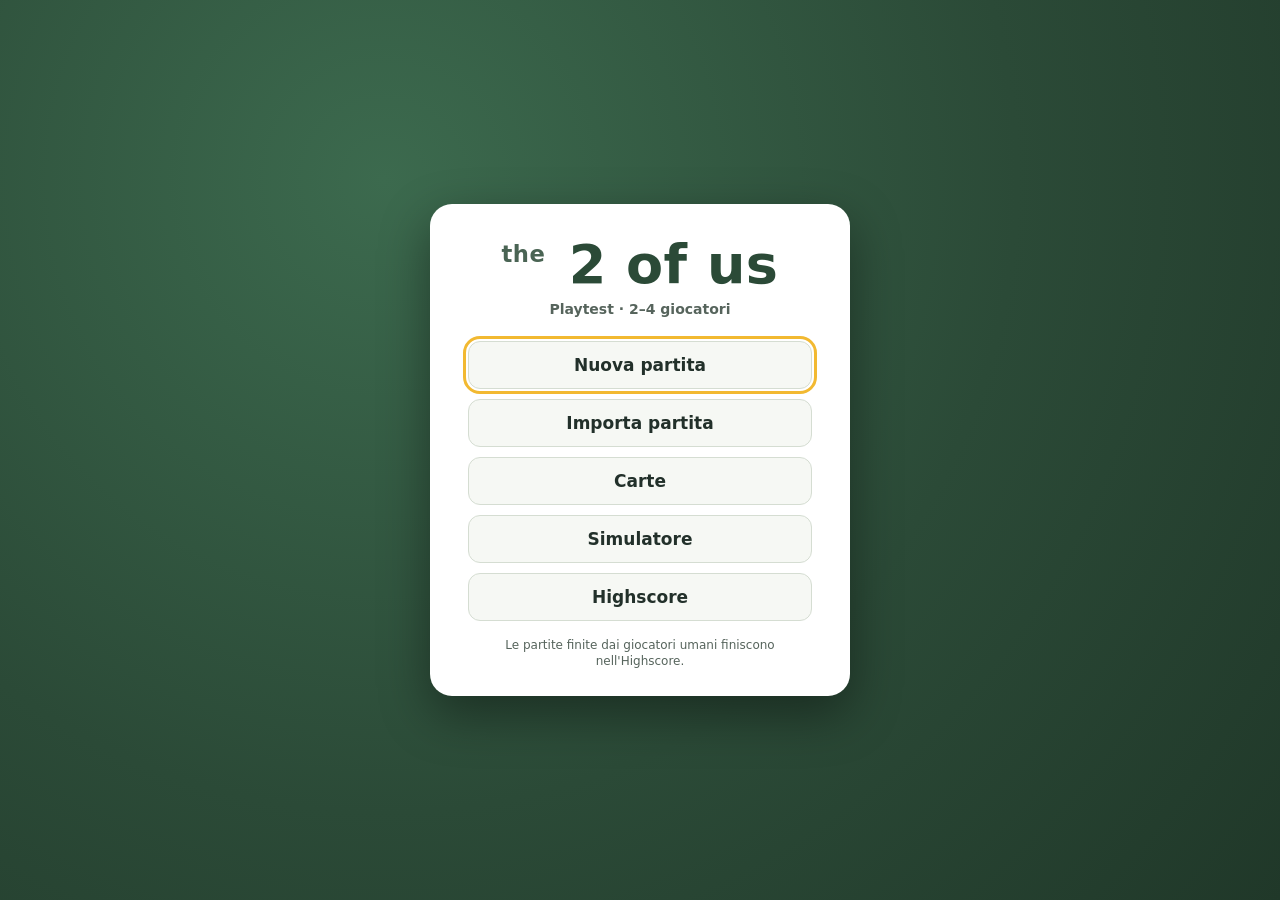
<file: index.html>
<!DOCTYPE html>
<html lang="it">
<head>
<meta charset="utf-8">
<title>the 2 of us – Playtest</title>
<meta name="viewport" content="width=device-width, initial-scale=1">
<link rel="stylesheet" href="style.css?v=20261123a">
</head>
<body>
<header id="top">
  <div class="brand"><span class="brand-the">the</span> 2 of us</div>
  <div class="info" id="hinfo"></div>
  <nav>
    <button id="bMenu" title="Torna alla schermata iniziale (la partita resta salvata)">☰ Menu</button>
    <button id="bUndo" title="Annulla l'ultimo passo">↶ Annulla</button>
    <button id="bSpeed" title="Quanto aspettano gli automi prima di ogni mossa, per poterle seguire (clic per cambiare)">Velocità automi: Normale</button>
    <button id="bLog">Diario</button>
    <button id="bFix">Correggi</button>
    <button id="bSave">Esporta</button>
  </nav>
</header>


<section id="home" class="home" aria-label="Schermata iniziale">
  <div class="home-card">
    <h1 class="home-title"><span class="brand-the">the</span> 2 of us</h1>
    <p class="home-sub">Playtest · 2–4 giocatori</p>
    <div class="home-menu">
      <button class="hbtn primary" id="hContinue" hidden>Continua partita</button>
      <button class="hbtn" id="hNew">Nuova partita</button>
      <button class="hbtn" id="hLoad">Importa partita</button>
      <button class="hbtn" id="hCards" title="Controlla tutte le carte e come le applica il motore">Carte</button>
      <button class="hbtn" id="hSim" title="Partite tra automi, statistiche, allenamento">Simulatore</button>
      <button class="hbtn" id="hScores">Highscore</button>
    </div>
    <p class="small home-foot" id="hFoot"></p>
  </div>
</section>

<main id="table">
  <div id="boardCol"></div>
  <aside id="playerCol"></aside>
</main>

<footer id="dock"></footer>

<div id="prompt" class="prompt" hidden></div>
<div id="peek" class="peek" hidden></div>
<aside id="logPanel" class="logpanel" hidden><div class="lp-head"><b>Diario</b><button id="bLogClose" aria-label="Chiudi il diario">✕</button></div><div id="log"></div></aside>

<div class="modal" id="mNew"><div class="box">
  <h3>Nuova partita</h3>
  <label>Numero di giocatori <select id="nP"><option>2</option><option>3</option><option>4</option></select></label>
  <div id="pNames"></div>
  <label>Seme casuale (facoltativo) <input id="seed" size="10" placeholder="es. 42"></label>
  <p class="small">Ogni posto può essere Umano o Automa. Gli umani giocano a turno sullo stesso schermo. La partita si salva da sola nel browser.</p>
  <button class="go" id="bStart">Inizia</button> <button class="btn" id="bCancelNew">Chiudi</button>
</div></div>
<div class="modal" id="mFix"><div class="box" id="fixBox"></div></div>
<div class="modal" id="mScore"><div class="box score" id="scoreBox"></div></div>
<div class="modal" id="mHs"><div class="box hs" id="hsBox"></div></div>
<input type="file" id="fileIn" accept=".json" style="display:none">

<script src="board-data.js?v=20261123a"></script>
<script src="effects-data.js?v=20261123a"></script>
<script src="card-logic.js?v=20261123a"></script>
<script src="card-images.js?v=20261123a"></script>
<script src="engine.js?v=20261123b"></script>
<script src="bot-weights.js?v=20261123a"></script>
<script src="bot.js?v=20261123a"></script>
<script src="ui.js?v=20261123a"></script>
</body>
</html>
</file>
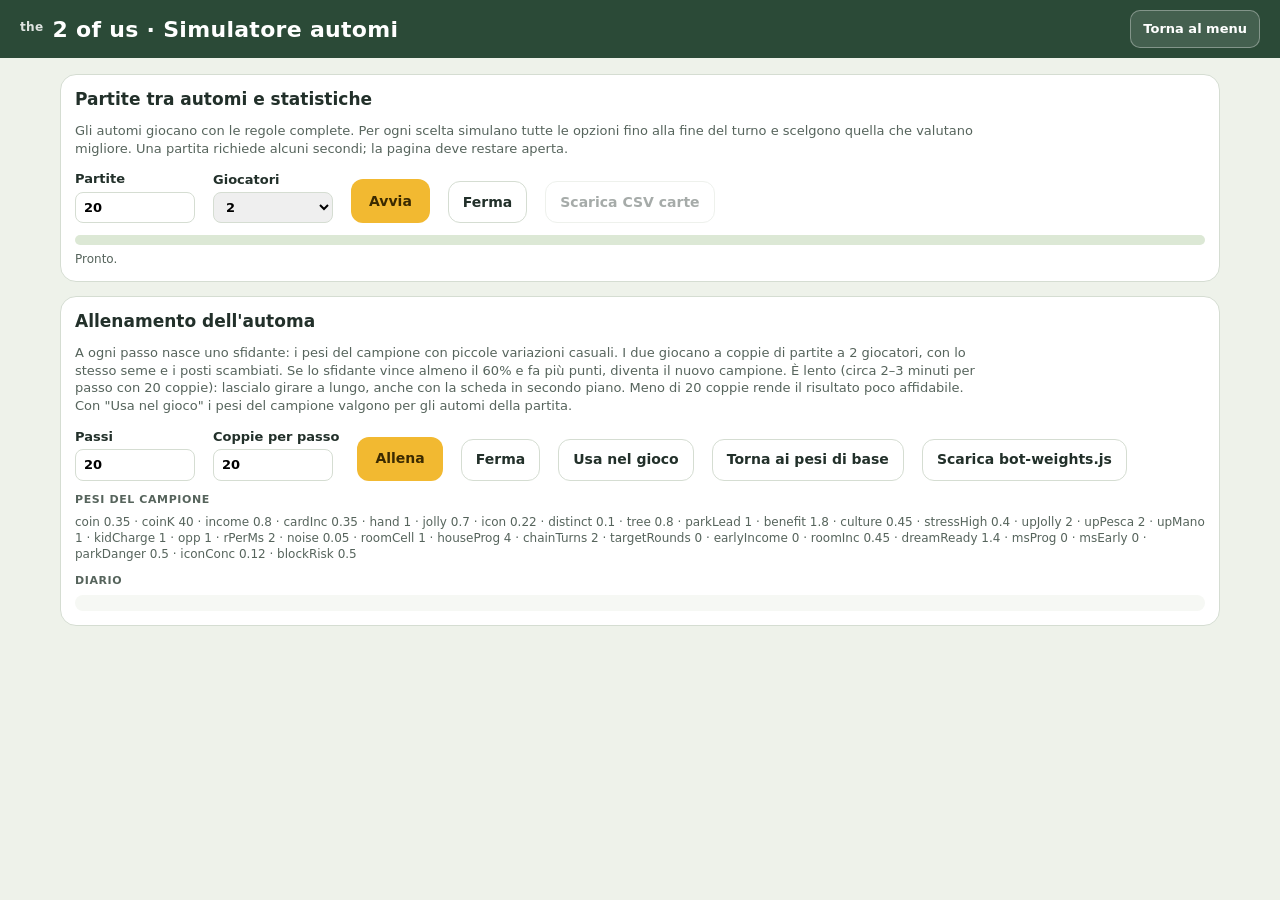
<file: simulatore.html>
<!DOCTYPE html>
<html lang="it">
<head>
<meta charset="utf-8">
<meta name="viewport" content="width=device-width, initial-scale=1">
<title>the 2 of us – Simulatore automi</title>
<link rel="stylesheet" href="style.css?v=20261121a">
<style>
  body{padding-bottom:40px}
  .wrap{max-width:1200px;margin:0 auto;padding:16px 20px;display:flex;flex-direction:column;gap:14px}
  .ctrl{display:flex;flex-wrap:wrap;gap:10px 18px;align-items:end}
  .ctrl label{display:flex;flex-direction:column;gap:4px;font-size:13px;font-weight:700}
  .ctrl input,.ctrl select{font:inherit;padding:6px 8px;border:1px solid var(--line);border-radius:8px;width:120px}
  .prog{height:10px;background:#DCE8D5;border-radius:6px;overflow:hidden}.prog>i{display:block;height:10px;background:var(--green);width:0}
  table.t{border-collapse:collapse;width:100%;font-size:13px}
  table.t th,table.t td{padding:5px 8px;border-bottom:1px solid #EEF1EC;text-align:right}
  table.t th:first-child,table.t td:first-child{text-align:left}
  table.t th{cursor:pointer;position:sticky;top:0;background:#fff;user-select:none}
  .scroll{max-height:460px;overflow:auto;border:1px solid var(--line);border-radius:10px}
  .kpis{display:flex;flex-wrap:wrap;gap:8px}
  .kpi{background:var(--soft);border:1px solid var(--line);border-radius:12px;padding:8px 12px}
  .kpi b{display:block;font:700 20px var(--display)}
  .kpi span{font-size:12px;color:var(--muted)}
  #tlog{font:12px/1.5 ui-monospace,Consolas,monospace;max-height:260px;overflow:auto;background:var(--soft);border-radius:10px;padding:8px 10px;white-space:pre-wrap}
  .acc{color:var(--green);font-weight:800}
  .note{font-size:13px;color:var(--muted);max-width:900px}
  .cols{display:grid;grid-template-columns:repeat(auto-fit,minmax(360px,1fr));gap:18px}
  .hist{display:flex;align-items:flex-end;gap:4px;height:150px;border-bottom:1px solid var(--line);padding-top:16px}
  .hist div{flex:1;display:flex;flex-direction:column;align-items:center;justify-content:flex-end;height:100%;font-size:11px;color:var(--muted)}
  .hist i{display:block;width:100%;background:var(--blue);border-radius:4px 4px 0 0;min-height:2px}
  .hist .rl{margin-top:3px;font-weight:800;color:var(--ink)}
  .hl{background:#EAF5E4;font-weight:800}
  .neg{color:var(--red)}.pos{color:var(--green)}
</style>
</head>
<body>
<header id="top">
  <div class="brand"><span class="brand-the">the</span> 2 of us · Simulatore automi</div>
  <div class="info"></div>
  <nav><button onclick="location.href='index.html'">Torna al menu</button></nav>
</header>
<div class="wrap">

<section class="panel">
  <div class="ph"><h2>Partite tra automi e statistiche</h2></div>
  <p class="note">Gli automi giocano con le regole complete. Per ogni scelta simulano tutte le opzioni fino alla fine del turno e scelgono quella che valutano migliore. Una partita richiede alcuni secondi; la pagina deve restare aperta.</p>
  <div class="ctrl">
    <label>Partite <input id="nG" type="number" min="1" value="20"></label>
    <label>Giocatori <select id="nPl"><option>2</option><option>3</option><option>4</option></select></label>
    <button class="go" id="bRun">Avvia</button>
    <button class="btn" id="bStop">Ferma</button>
    <button class="btn" id="bCsv" disabled>Scarica CSV carte</button>
  </div>
  <div class="prog" style="margin-top:12px"><i id="pr"></i></div>
  <div class="small" id="st" style="margin-top:6px">Pronto.</div>
</section>

<section class="panel" id="res" hidden>
  <div class="ph"><h2>Risultati</h2><span class="small" id="resInfo"></span></div>
  <div class="kpis" id="kpis"></div>
  <div class="cols">
    <div><div class="sect">Durata della partita (round)</div><div class="hist" id="hist"></div></div>
    <div><div class="sect">Milestone: quante per partita e in che round arrivano</div><table class="t" id="ms"></table></div>
  </div>
  <div class="sect">Punti medi per categoria: vincitore contro gli altri</div>
  <table class="t" id="cats"></table>
  <div class="cols">
    <div><div class="sect">Mosse per giocatore per partita</div><table class="t" id="act"></table></div>
    <div><div class="sect">Azioni Hobby per giocatore per partita</div><table class="t" id="hob"></table>
      <div class="sect">Famiglie</div><table class="t" id="fam"></table></div>
  </div>
  <div class="sect">Carte (clic sull'intestazione per ordinare)</div>
  <p class="note"><b>Vantaggio</b> = punti di chi aveva la carta in gioco meno la media della sua partita. È più affidabile della % vittorie, ma resta una correlazione: chi gioca tante carte tende a vincere. Con poche partite i numeri sono rumore; per giudicare una carta servono centinaia di partite.</p>
  <div class="ctrl" style="margin-bottom:8px"><label>Mostra carte giocate almeno <input id="minN" type="number" min="1" value="3"></label></div>
  <div class="scroll"><table class="t" id="cards"></table></div>
</section>

<section class="panel">
  <div class="ph"><h2>Allenamento dell'automa</h2></div>
  <p class="note">A ogni passo nasce uno sfidante: i pesi del campione con piccole variazioni casuali. I due giocano a coppie di partite a 2 giocatori, con lo stesso seme e i posti scambiati. Se lo sfidante vince almeno il 60% e fa più punti, diventa il nuovo campione. È lento (circa 2–3 minuti per passo con 20 coppie): lascialo girare a lungo, anche con la scheda in secondo piano. Meno di 20 coppie rende il risultato poco affidabile. Con "Usa nel gioco" i pesi del campione valgono per gli automi della partita.</p>
  <div class="ctrl">
    <label>Passi <input id="tS" type="number" min="1" value="20"></label>
    <label>Coppie per passo <input id="tP" type="number" min="1" value="20"></label>
    <button class="go" id="bTrain">Allena</button>
    <button class="btn" id="bTStop">Ferma</button>
    <button class="btn" id="bUse">Usa nel gioco</button>
    <button class="btn" id="bReset">Torna ai pesi di base</button>
    <button class="btn" id="bExp">Scarica bot-weights.js</button>
  </div>
  <div class="sect">Pesi del campione</div>
  <div class="small" id="champ"></div>
  <div class="sect">Diario</div>
  <div id="tlog"></div>
</section>
</div>

<script src="board-data.js?v=20261120d"></script>
<script src="effects-data.js?v=20261120d"></script>
<script src="card-logic.js?v=20261120d"></script>
<script src="engine.js?v=20261120d"></script>
<script src="bot-weights.js?v=20261120d"></script>
<script src="bot.js?v=20261120d"></script>
<script src="sim-core.js?v=20261120d"></script>
<script>
'use strict';
const $ = s => document.querySelector(s);
const esc = s => String(s).replace(/[&<>"]/g, c => ({ '&': '&amp;', '<': '&lt;', '>': '&gt;', '"': '&quot;' }[c]));
const pct = x => Math.round(x * 100) + '%';
const yieldUI = () => new Promise(r => setTimeout(r, 0));
indexData();
let LAST = null, sortKey = 'played', sortDir = -1;
const CAT_L = { milestone: 'Milestone', carte: 'PV carte', fineCarte: 'Fine partita carte', parchi: 'Parchi', upgrade: 'Upgrade e Relax', medaglie: 'Medaglie', famiglia: 'Famiglia', cultura: 'Cultura', stress: 'Stress', benefici: 'Benefici', altri: 'Altri PV', total: 'Totale' };

$('#bRun').onclick = async () => {
  const N = Math.max(1, +$('#nG').value), nP = +$('#nPl').value;
  SIM.stop = false; $('#bRun').disabled = true; $('#bTrain').disabled = true;
  const S = simNewStats(); const t0 = Date.now();
  for (let g = 0; g < N && !SIM.stop; g++) {
    $('#st').textContent = 'Partita ' + (g + 1) + ' di ' + N + '…'; await yieldUI();
    const r = await simPlayGame(nP, Math.floor(Math.random() * 1e9), {});
    if (r) simAddGame(S, r);
    $('#pr').style.width = (100 * (g + 1) / N) + '%';
    if (S.games) { LAST = simSummary(S, nP); showResults(LAST, nP); }
  }
  $('#st').textContent = (SIM.stop ? 'Fermato. ' : 'Fatto. ') + S.games + ' partite in ' + Math.round((Date.now() - t0) / 1000) + ' s.';
  $('#bRun').disabled = false; $('#bTrain').disabled = false; $('#bCsv').disabled = !LAST;
};
$('#bStop').onclick = () => { SIM.stop = true; };

const ACT_L = k => k === 'coins' ? 'Prendi 2 monete' : k === 'hobby' ? 'Avanza Hobby' : k === 'pass' ? 'Passa' : (ACTIONS[k] ? ACTIONS[k].name : k);
const HOB_L = k => { const h = HOBBY_MENU.find(x => x.id === k); return h ? h.label : k; };
const f1 = x => x == null ? '—' : x.toFixed(1);
const sgn = x => '<span class="' + (x >= 0 ? 'pos' : 'neg') + '">' + (x >= 0 ? '+' : '') + x.toFixed(1) + '</span>';
function showResults(R, nP) {
  $('#res').hidden = false;
  $('#resInfo').textContent = R.games + ' partite a ' + nP + ' giocatori';
  $('#kpis').innerHTML = [['Round medi', f1(R.avgRounds)], ['Punti medi', f1(R.avgScore)], ['Distacco 1°–2°', f1(R.margin)],
    ['Vittorie del primo di turno', R.firstRate == null ? '—' : pct(R.firstRate) + ' (atteso ' + pct(1 / nP) + ')'],
    ['Prima milestone (round)', f1(R.msFirst)], ['Sesta milestone (round)', f1(R.msSixth)]]
    .map(([l, v]) => '<div class="kpi"><b>' + v + '</b><span>' + l + '</span></div>').join('');
  const rs = Object.keys(R.roundsHist).map(Number); const mn = Math.min(...rs), mx = Math.max(...rs); const top = Math.max(...Object.values(R.roundsHist));
  let hh = ''; for (let r = mn; r <= mx; r++) { const n = R.roundsHist[r] || 0; hh += '<div title="' + n + ' partite in ' + r + ' round">' + (n || '') + '<i style="height:' + (100 * n / top) + '%"></i><span class="rl">' + r + '</span></div>'; }
  $('#hist').innerHTML = hh;
  $('#ms').innerHTML = '<tr><th>Fonte</th><th>Per partita</th><th>Round medio</th></tr>' + R.ms.map(m => '<tr><td>' + esc(m.src) + '</td><td>' + m.perGame.toFixed(2) + '</td><td>' + f1(m.round) + '</td></tr>').join('');
  $('#cats').innerHTML = '<tr><th>Categoria</th><th>Vincitore</th><th>Altri</th><th>Media</th><th>Differenza</th></tr>' + Object.keys(CAT_L).map(k => { const w = R.winCats[k] || 0, l = R.loseCats[k] || 0; return '<tr' + (k === 'total' ? ' class="hl"' : '') + '><td>' + CAT_L[k] + '</td><td>' + f1(w) + '</td><td>' + f1(l) + '</td><td>' + f1(R.cats[k] || 0) + '</td><td>' + sgn(w - l) + '</td></tr>'; }).join('');
  $('#act').innerHTML = '<tr><th>Mossa</th><th>Volte</th></tr>' + R.act.map(a => '<tr><td>' + esc(ACT_L(a.k)) + '</td><td>' + a.perPlayer.toFixed(1) + '</td></tr>').join('');
  $('#hob').innerHTML = '<tr><th>Azione Hobby</th><th>Volte</th></tr>' + R.hob.map(a => '<tr><td>' + esc(HOB_L(a.k)) + '</td><td>' + a.perPlayer.toFixed(1) + '</td></tr>').join('');
  $('#fam').innerHTML = '<tr><th>Famiglia</th><th>Partite</th><th>Vittorie</th><th>Vantaggio</th></tr>' +
    R.families.sort((a, b) => b.adv - a.adv).map(f => '<tr><td>' + esc(f.name) + '</td><td>' + f.games + '</td><td>' + pct(f.winRate) + '</td><td>' + sgn(f.adv) + '</td></tr>').join('');
  renderCards();
}
function renderCards() {
  if (!LAST) return;
  const minN = Math.max(1, +$('#minN').value || 1);
  const cols = [['name', 'Carta'], ['played', 'Volte in gioco'], ['playRate', 'Frequenza'], ['round', 'Round medio'], ['adv', 'Vantaggio'], ['winRate', 'Vittorie'], ['avgScore', 'Punti medi']];
  const rows = LAST.cards.filter(c => c.played >= minN).sort((a, b) => ((a[sortKey] ?? -1) > (b[sortKey] ?? -1) ? 1 : (a[sortKey] ?? -1) < (b[sortKey] ?? -1) ? -1 : 0) * sortDir);
  $('#cards').innerHTML = '<tr>' + cols.map(([k, l]) => '<th data-k="' + k + '">' + l + (k === sortKey ? (sortDir < 0 ? ' ▼' : ' ▲') : '') + '</th>').join('') + '</tr>' +
    rows.map(c => '<tr><td>' + esc(c.name) + '</td><td>' + c.played + '</td><td>' + pct(c.playRate) + '</td><td>' + f1(c.round) + '</td><td>' + sgn(c.adv) + '</td><td>' + pct(c.winRate) + '</td><td>' + c.avgScore.toFixed(1) + '</td></tr>').join('');
}
$('#minN').oninput = renderCards;
$('#cards').onclick = e => { const th = e.target.closest('th'); if (!th) return; const k = th.dataset.k; if (k === sortKey) sortDir = -sortDir; else { sortKey = k; sortDir = k === 'name' ? 1 : -1; } renderCards(); };
$('#bCsv').onclick = () => {
  const num = x => x == null ? '' : String(x).replace('.', ',');
  const lines = ['carta;volte_in_gioco;frequenza;round_medio;vantaggio;vittorie;punti_medi'].concat(LAST.cards.map(c => [c.name, c.played, num(c.playRate.toFixed(3)), num(c.round == null ? null : c.round.toFixed(1)), num(c.adv.toFixed(1)), num(c.winRate.toFixed(3)), num(c.avgScore.toFixed(1))].join(';')));
  download('the-2-of-us-statistiche-carte.csv', '﻿' + lines.join('\n'), 'text/csv');
};
function download(name, text, type) { const a = document.createElement('a'); a.href = URL.createObjectURL(new Blob([text], { type })); a.download = name; a.click(); }

// ---------- allenamento ----------
let CHAMP = Object.assign({}, BOT_DEFAULT_WEIGHTS, BOT_TRAINED_WEIGHTS, Bot.base || {});
function showChamp() { $('#champ').textContent = Object.entries(CHAMP).map(([k, v]) => k + ' ' + v).join(' · '); }
function tlog(html) { const el = $('#tlog'); el.innerHTML += html + '\n'; el.scrollTop = el.scrollHeight; }
showChamp();
$('#bTrain').onclick = async () => {
  const steps = Math.max(1, +$('#tS').value), pairs = Math.max(1, +$('#tP').value);
  SIM.stop = false; $('#bTrain').disabled = true; $('#bRun').disabled = true;
  for (let s = 1; s <= steps && !SIM.stop; s++) {
    let n = 0; $('#st').textContent = 'Allenamento: passo ' + s + ' di ' + steps;
    const r = await simTrainStep(CHAMP, { pairs, sigma: 0.3, threshold: 0.6 }, async () => { n++; $('#pr').style.width = (100 * n / (2 * pairs)) + '%'; await yieldUI(); });
    const ch = Object.keys(r.chall).filter(k => r.chall[k] !== CHAMP[k]).map(k => k + ' ' + CHAMP[k] + '→' + r.chall[k]).join(', ');
    tlog('Passo ' + s + ': sfidante vince ' + pct(r.rate) + ', differenza media ' + r.avgDiff.toFixed(1) + ' pt' + (r.accepted ? ' <span class="acc">nuovo campione</span>' : '') + ' [' + esc(ch) + ']');
    if (r.accepted) { CHAMP = r.chall; showChamp(); try { localStorage.setItem('happyfamily.trainchamp', JSON.stringify(CHAMP)); } catch (e) { } }
  }
  $('#st').textContent = 'Allenamento ' + (SIM.stop ? 'fermato.' : 'finito.');
  $('#bTrain').disabled = false; $('#bRun').disabled = false;
};
$('#bTStop').onclick = () => { SIM.stop = true; };
$('#bUse').onclick = () => { localStorage.setItem('happyfamily.botweights', JSON.stringify(CHAMP)); Bot.base = CHAMP; tlog('Pesi del campione attivati per il gioco.'); };
$('#bReset').onclick = () => { localStorage.removeItem('happyfamily.botweights'); localStorage.removeItem('happyfamily.trainchamp'); Bot.base = null; CHAMP = Object.assign({}, BOT_DEFAULT_WEIGHTS, BOT_TRAINED_WEIGHTS); showChamp(); tlog('Tornato ai pesi di base.'); };
$('#bExp').onclick = () => download('bot-weights.js', "// Pesi allenati dell'automa (generati dal simulatore). Vuoto = pesi di base.\nvar BOT_TRAINED_WEIGHTS = " + JSON.stringify(CHAMP, null, 1) + ';\n', 'text/javascript');
try { const tc = localStorage.getItem('happyfamily.trainchamp'); if (tc) { CHAMP = JSON.parse(tc); showChamp(); tlog('Ripreso il campione dell\'ultimo allenamento.'); } } catch (e) { }
</script>
</body>
</html>
</file>
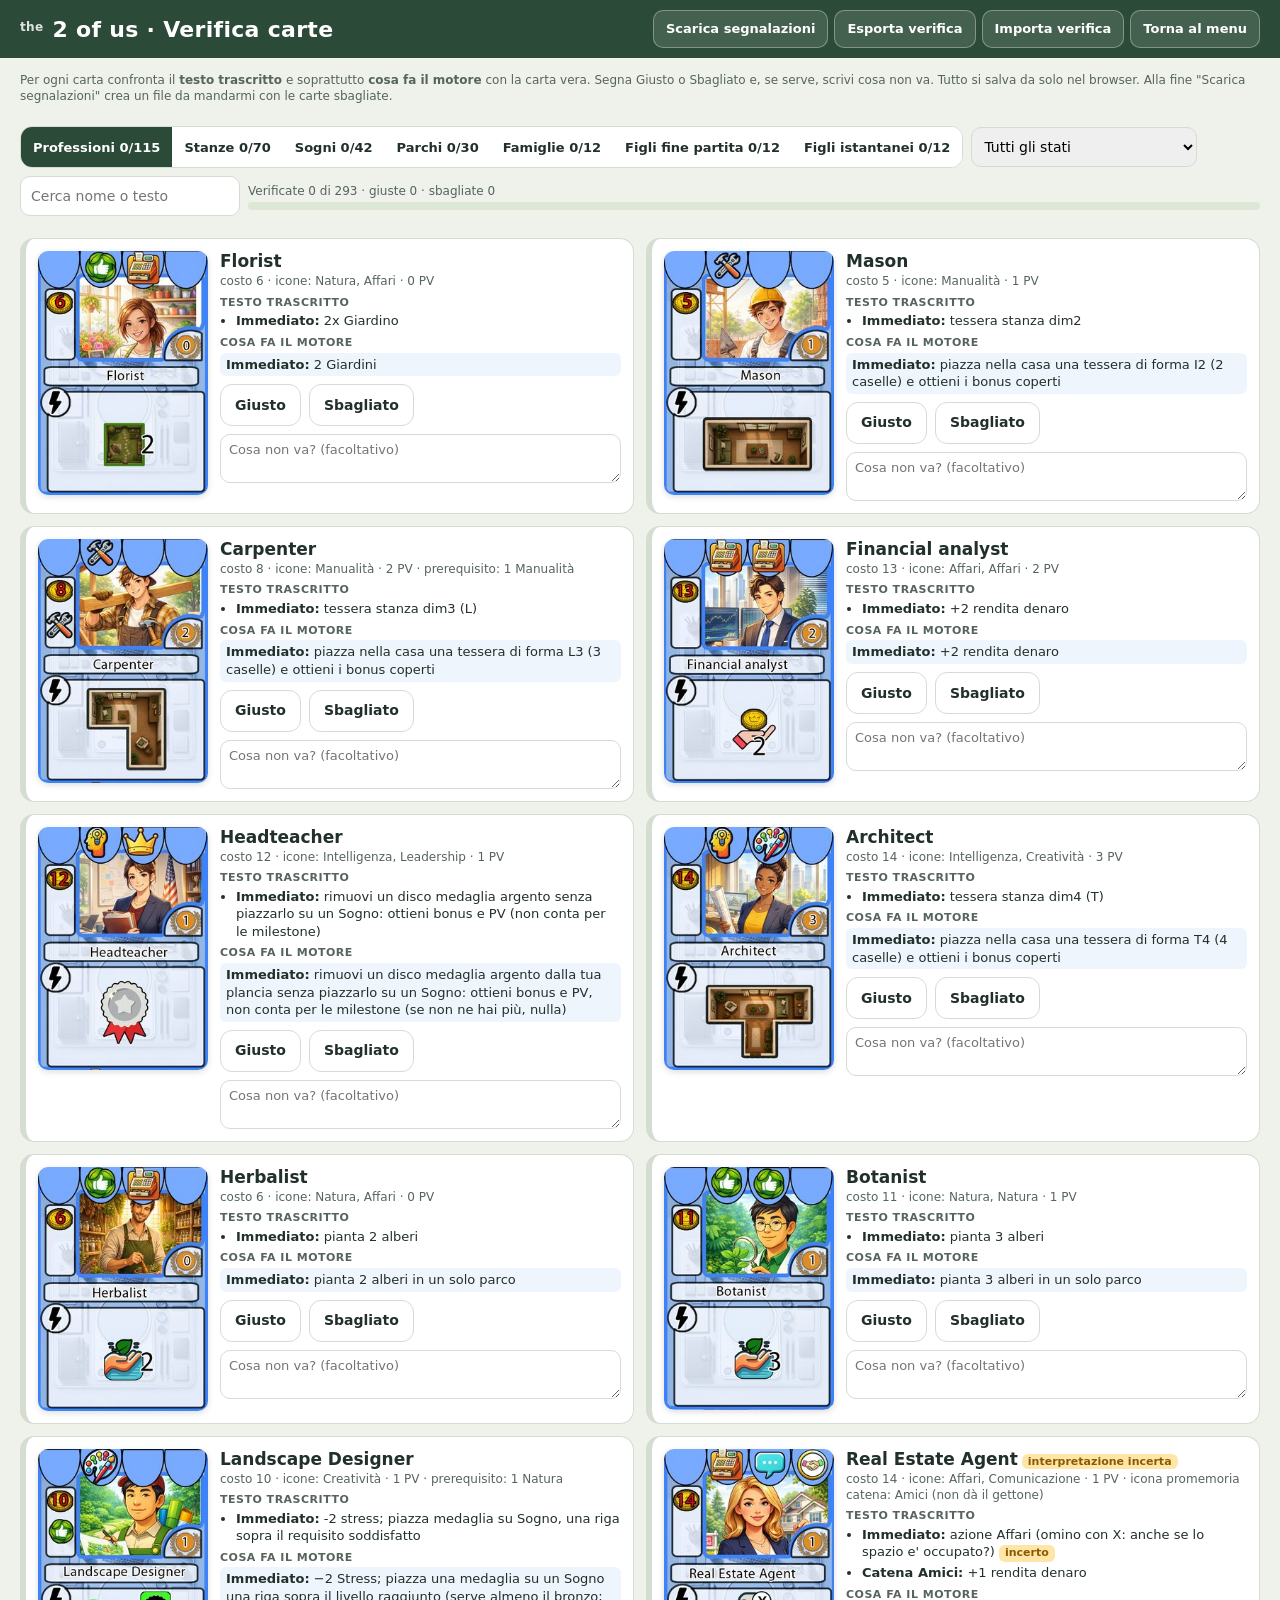
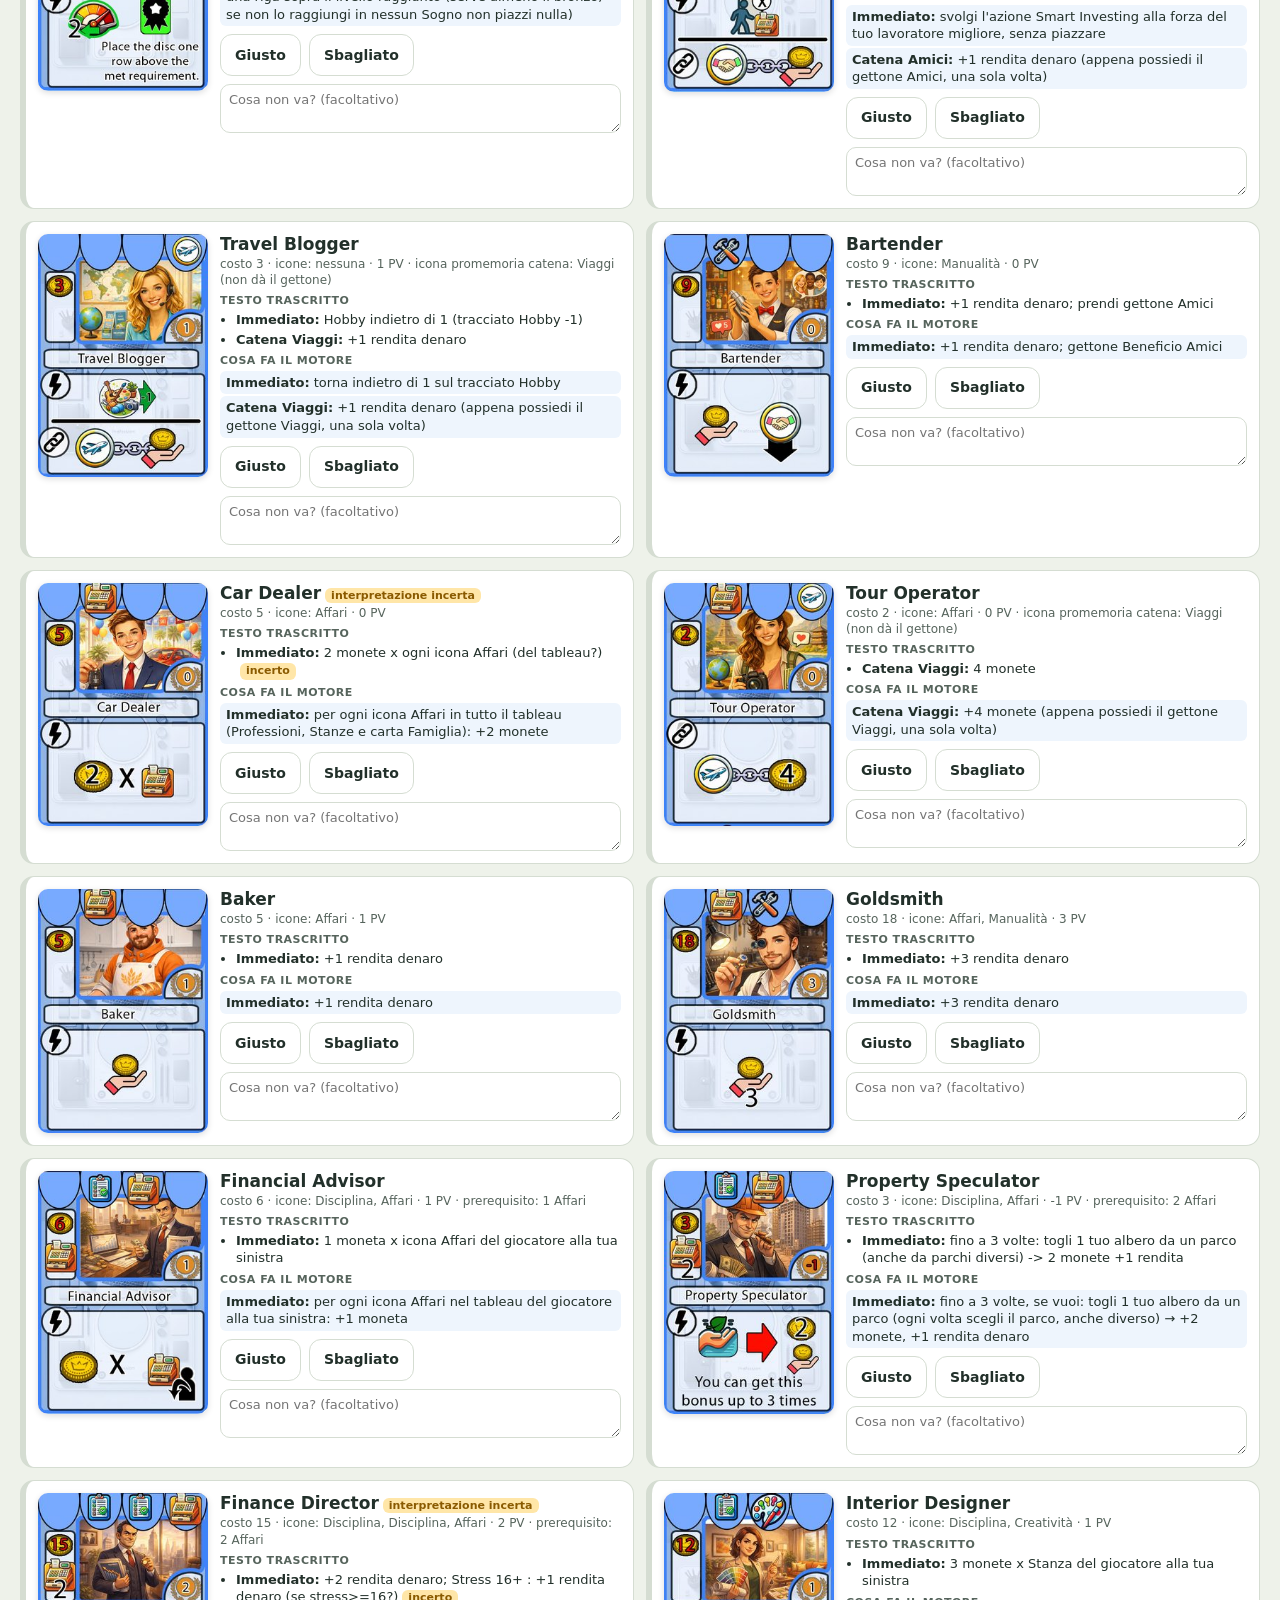
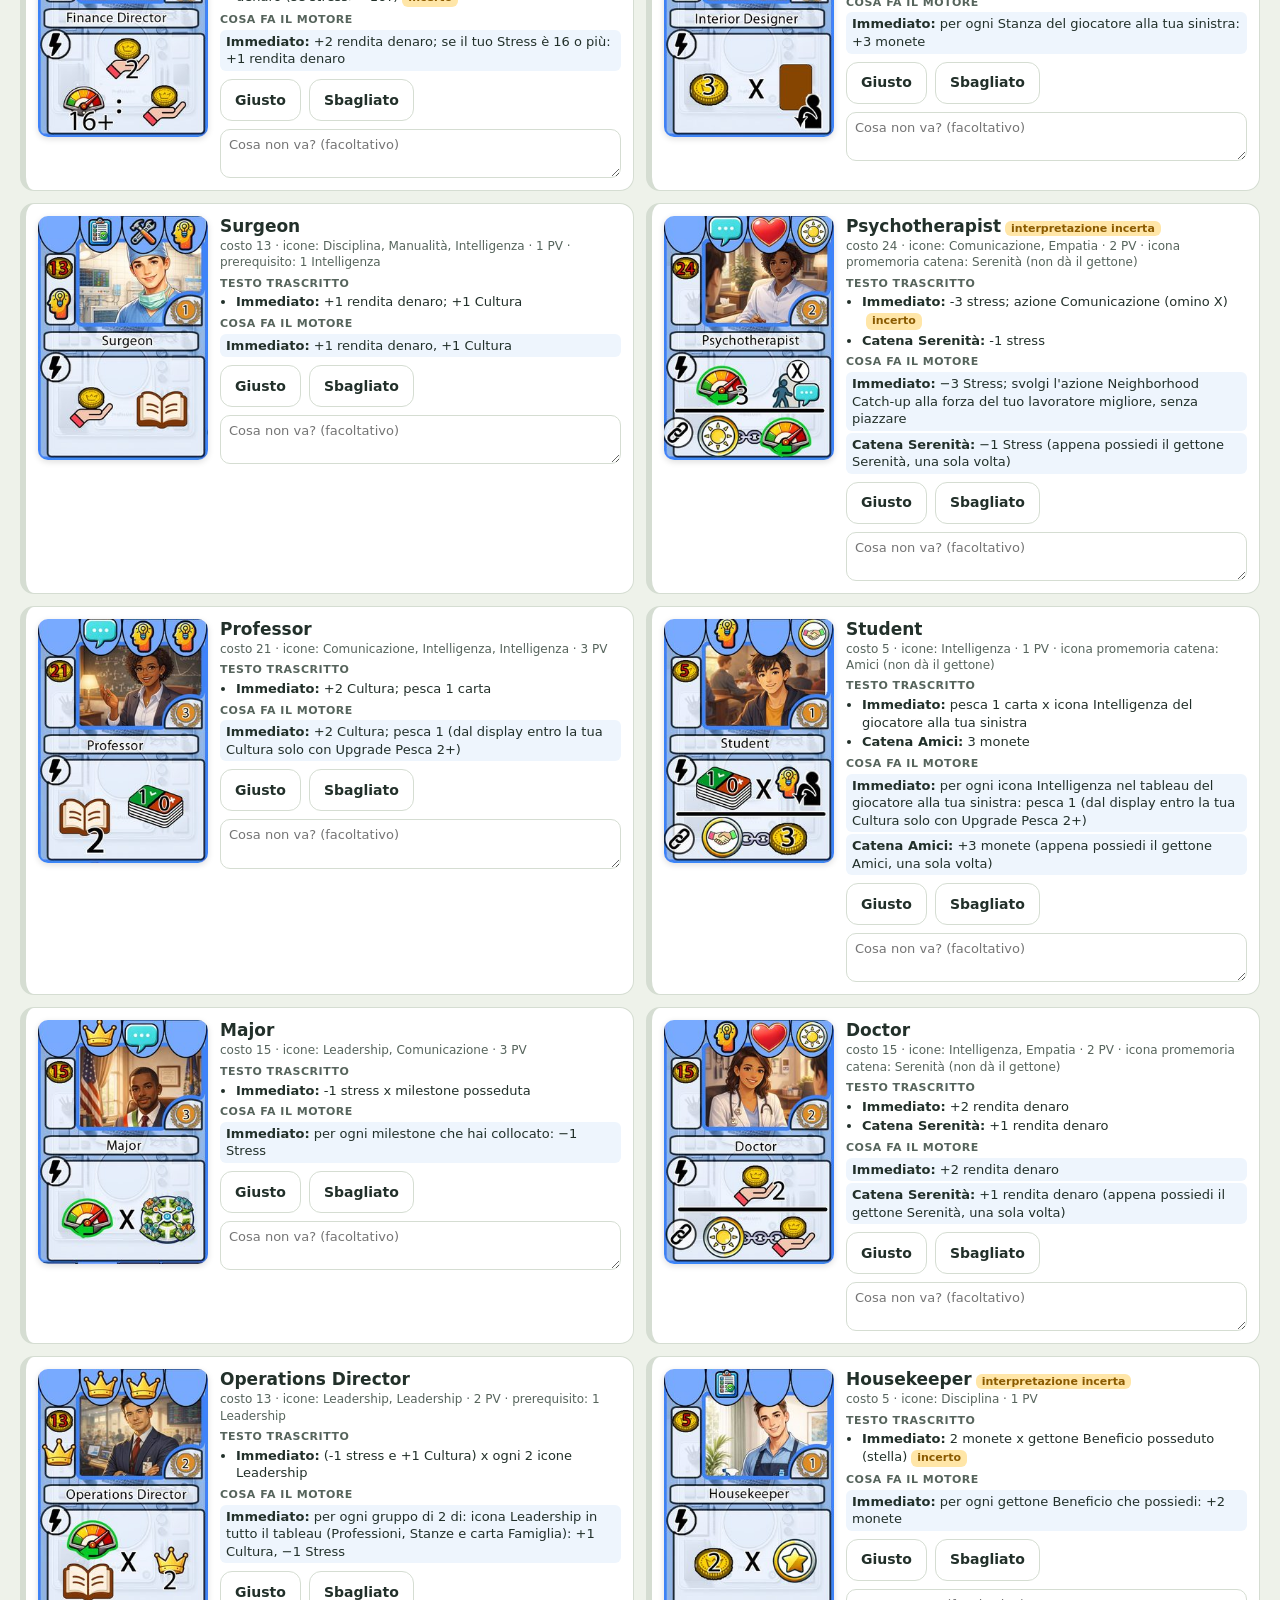
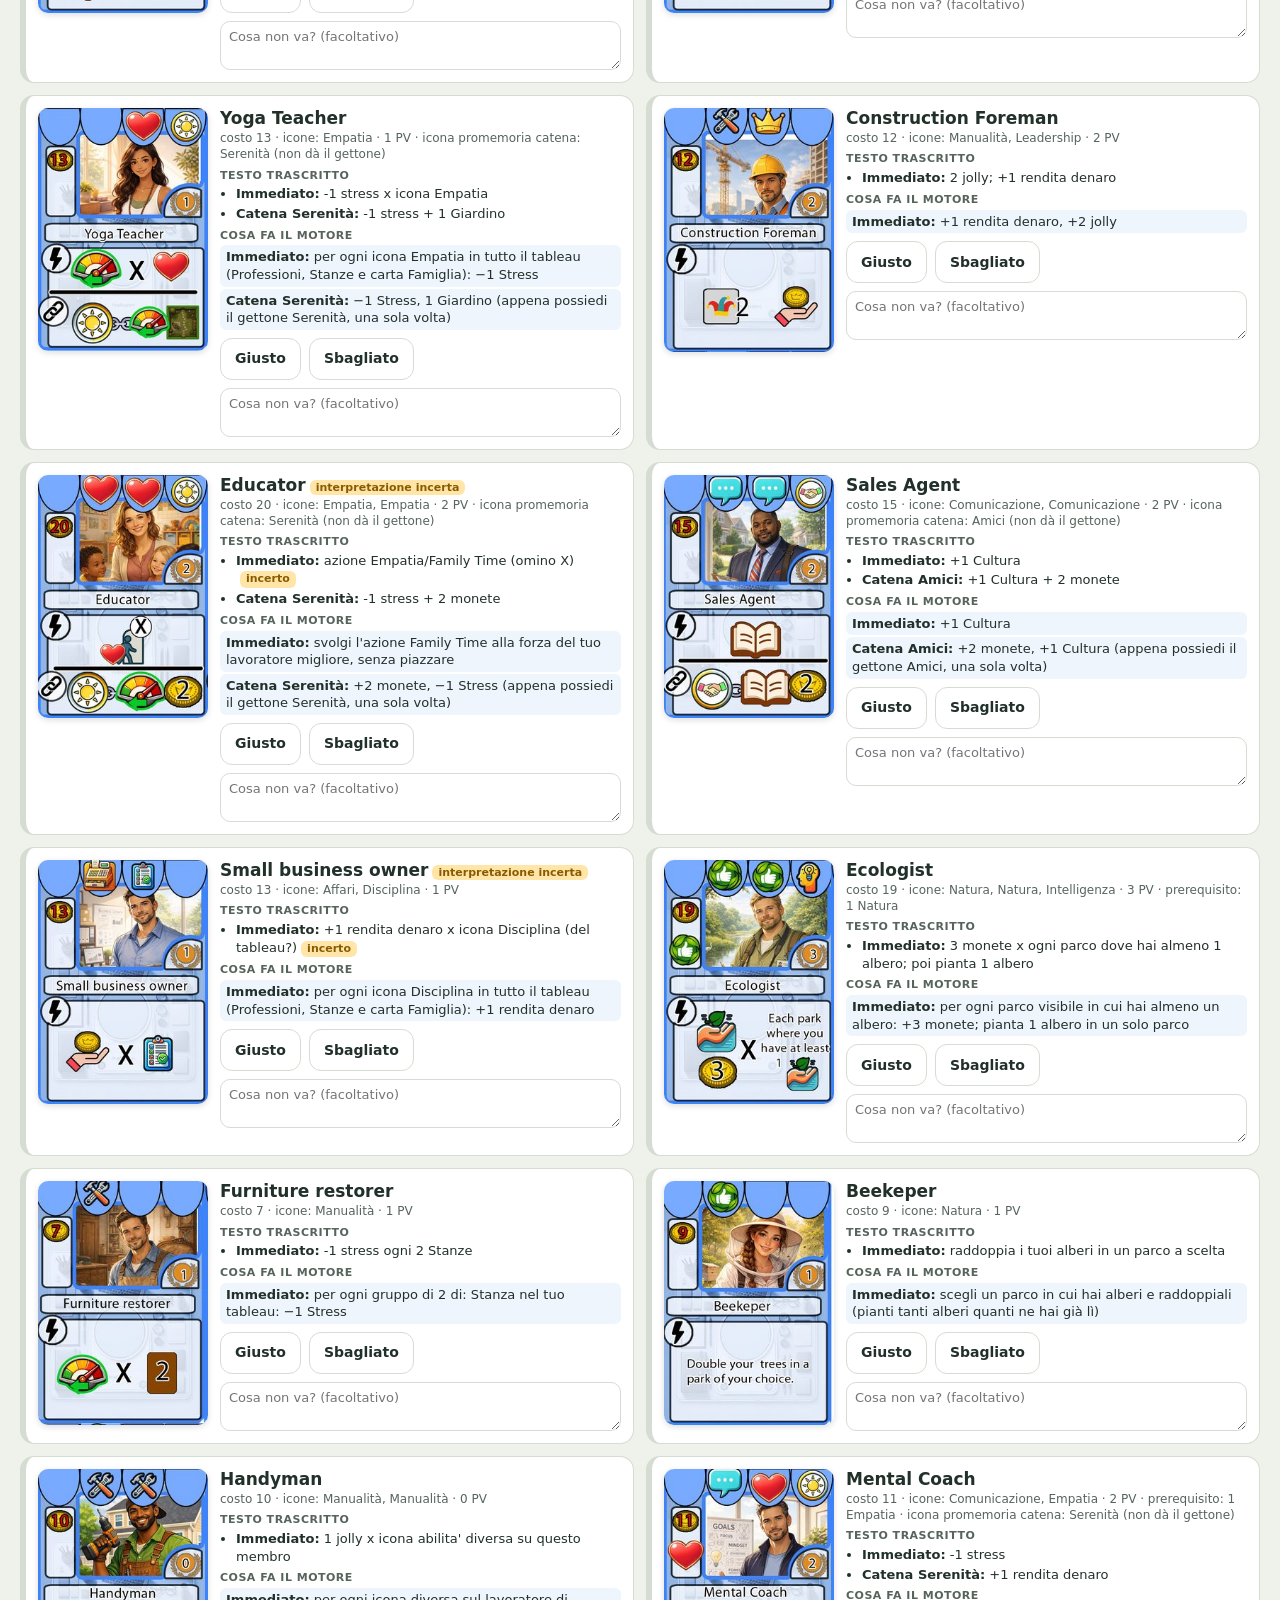
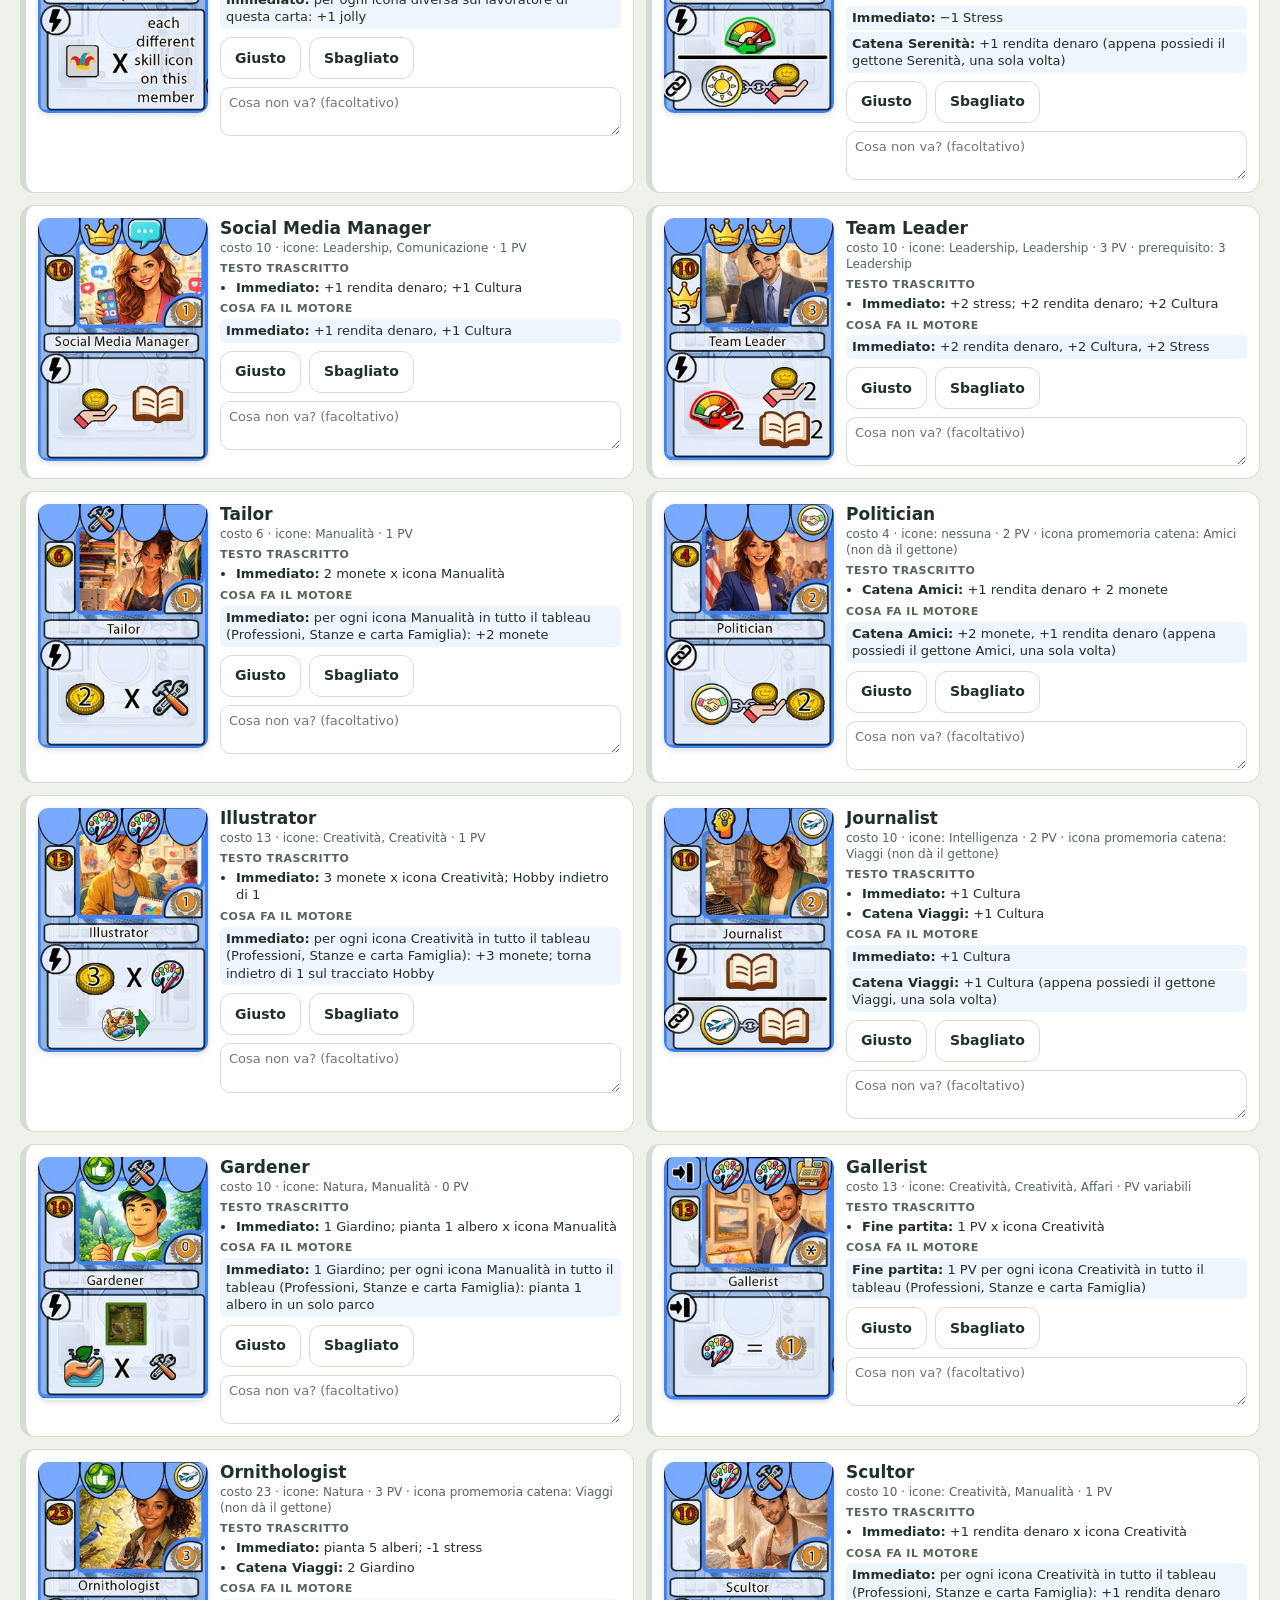
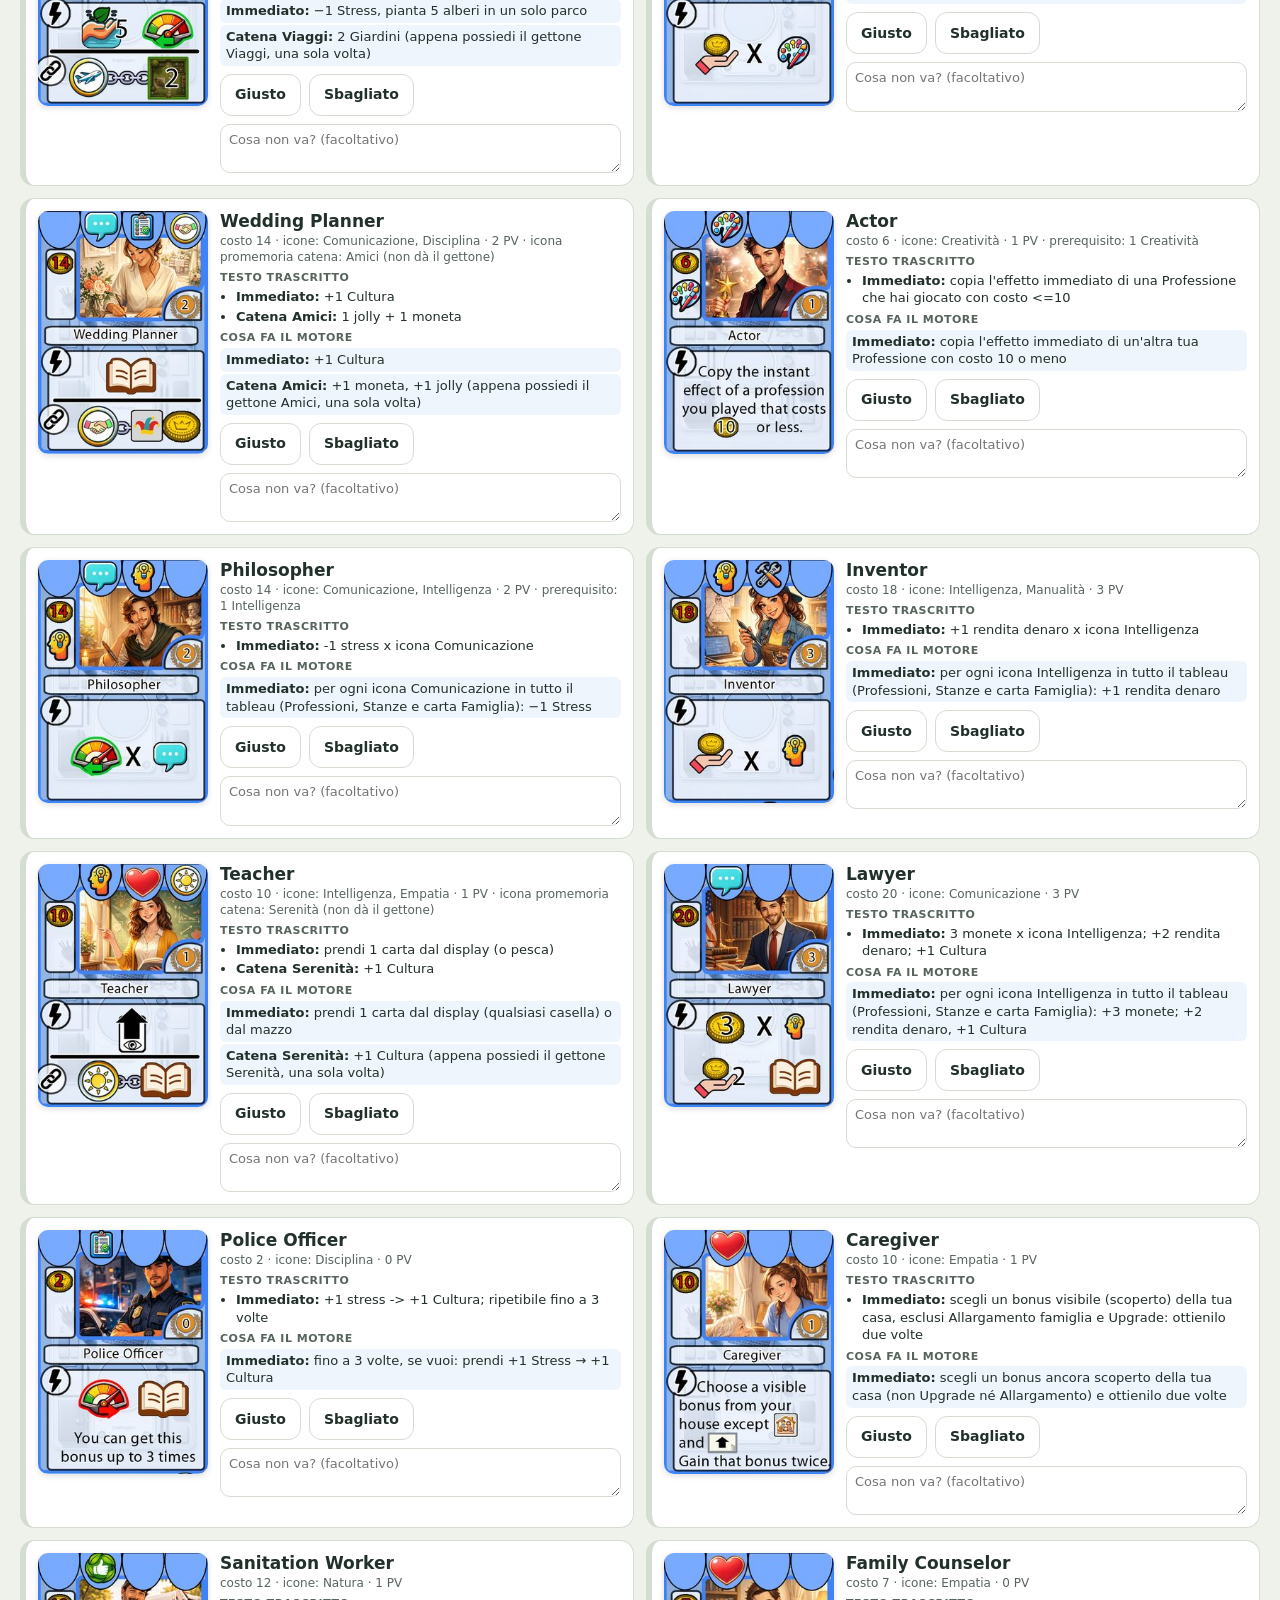
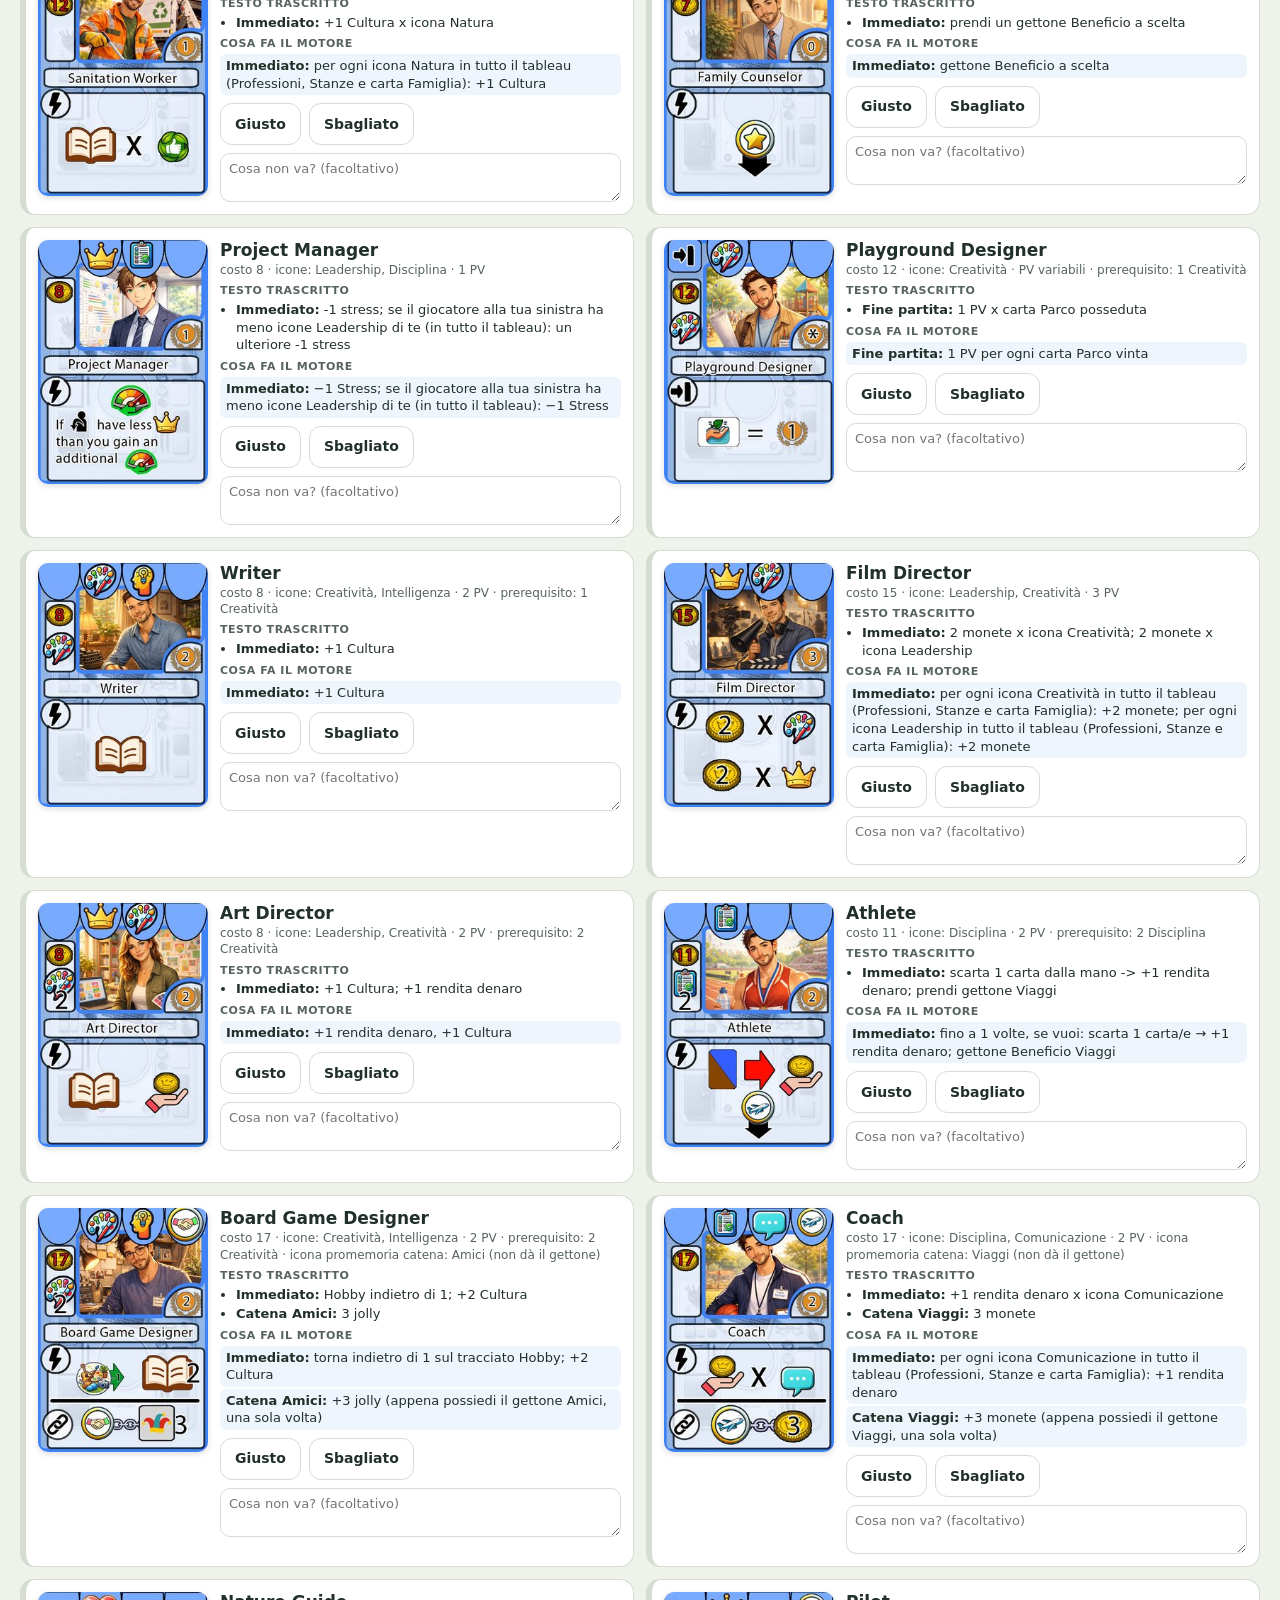
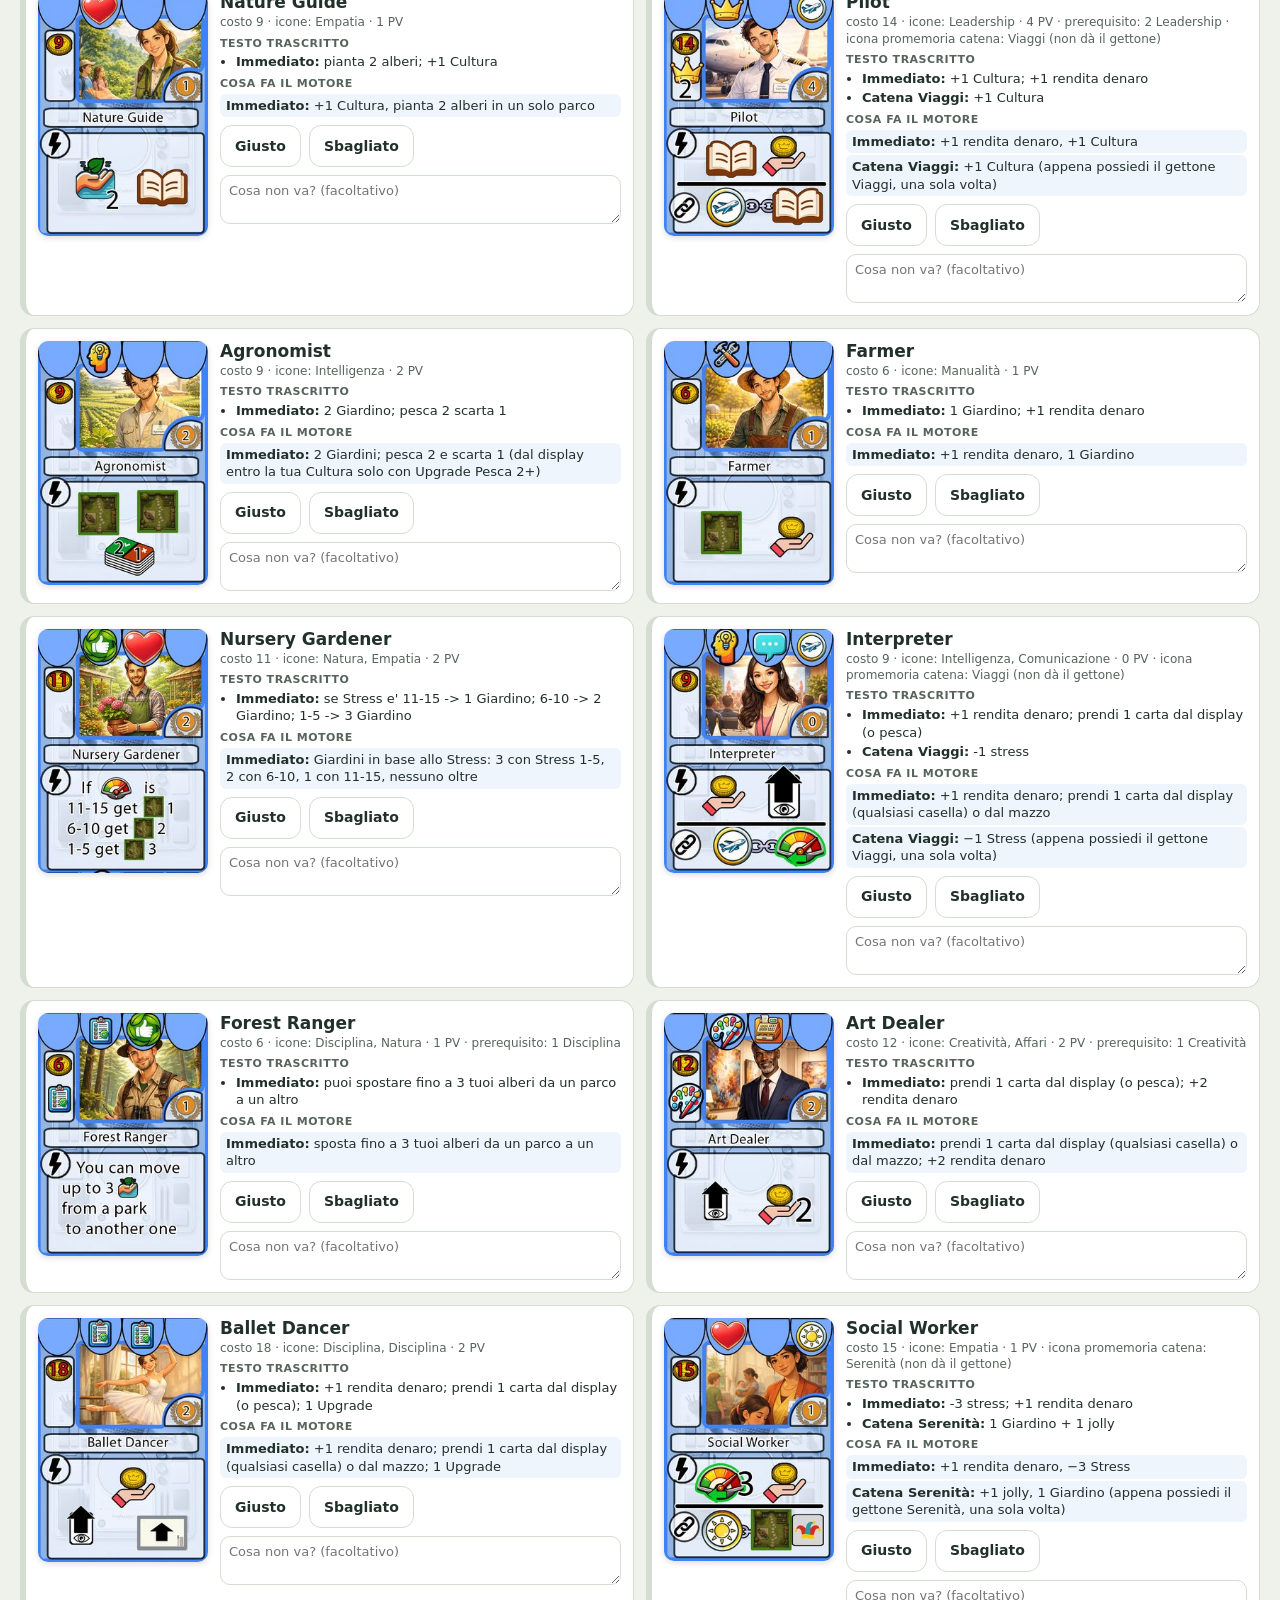
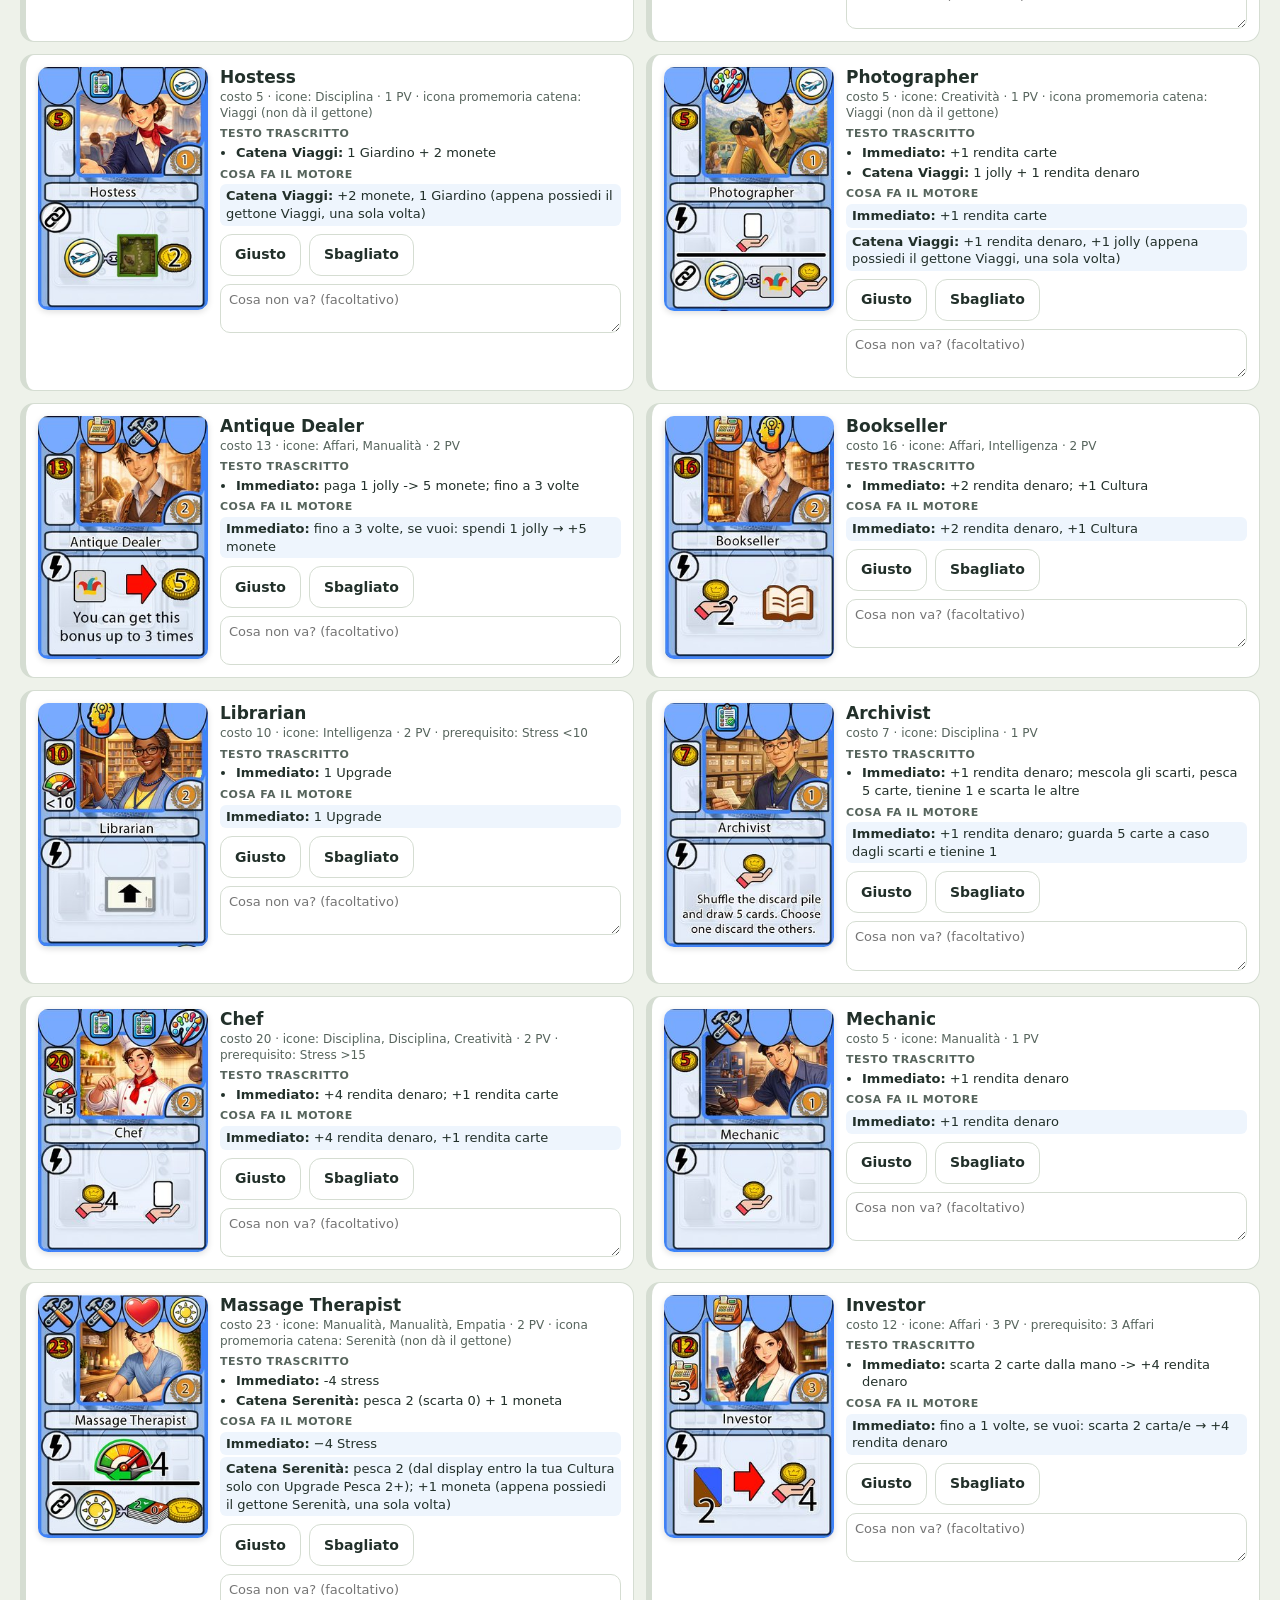
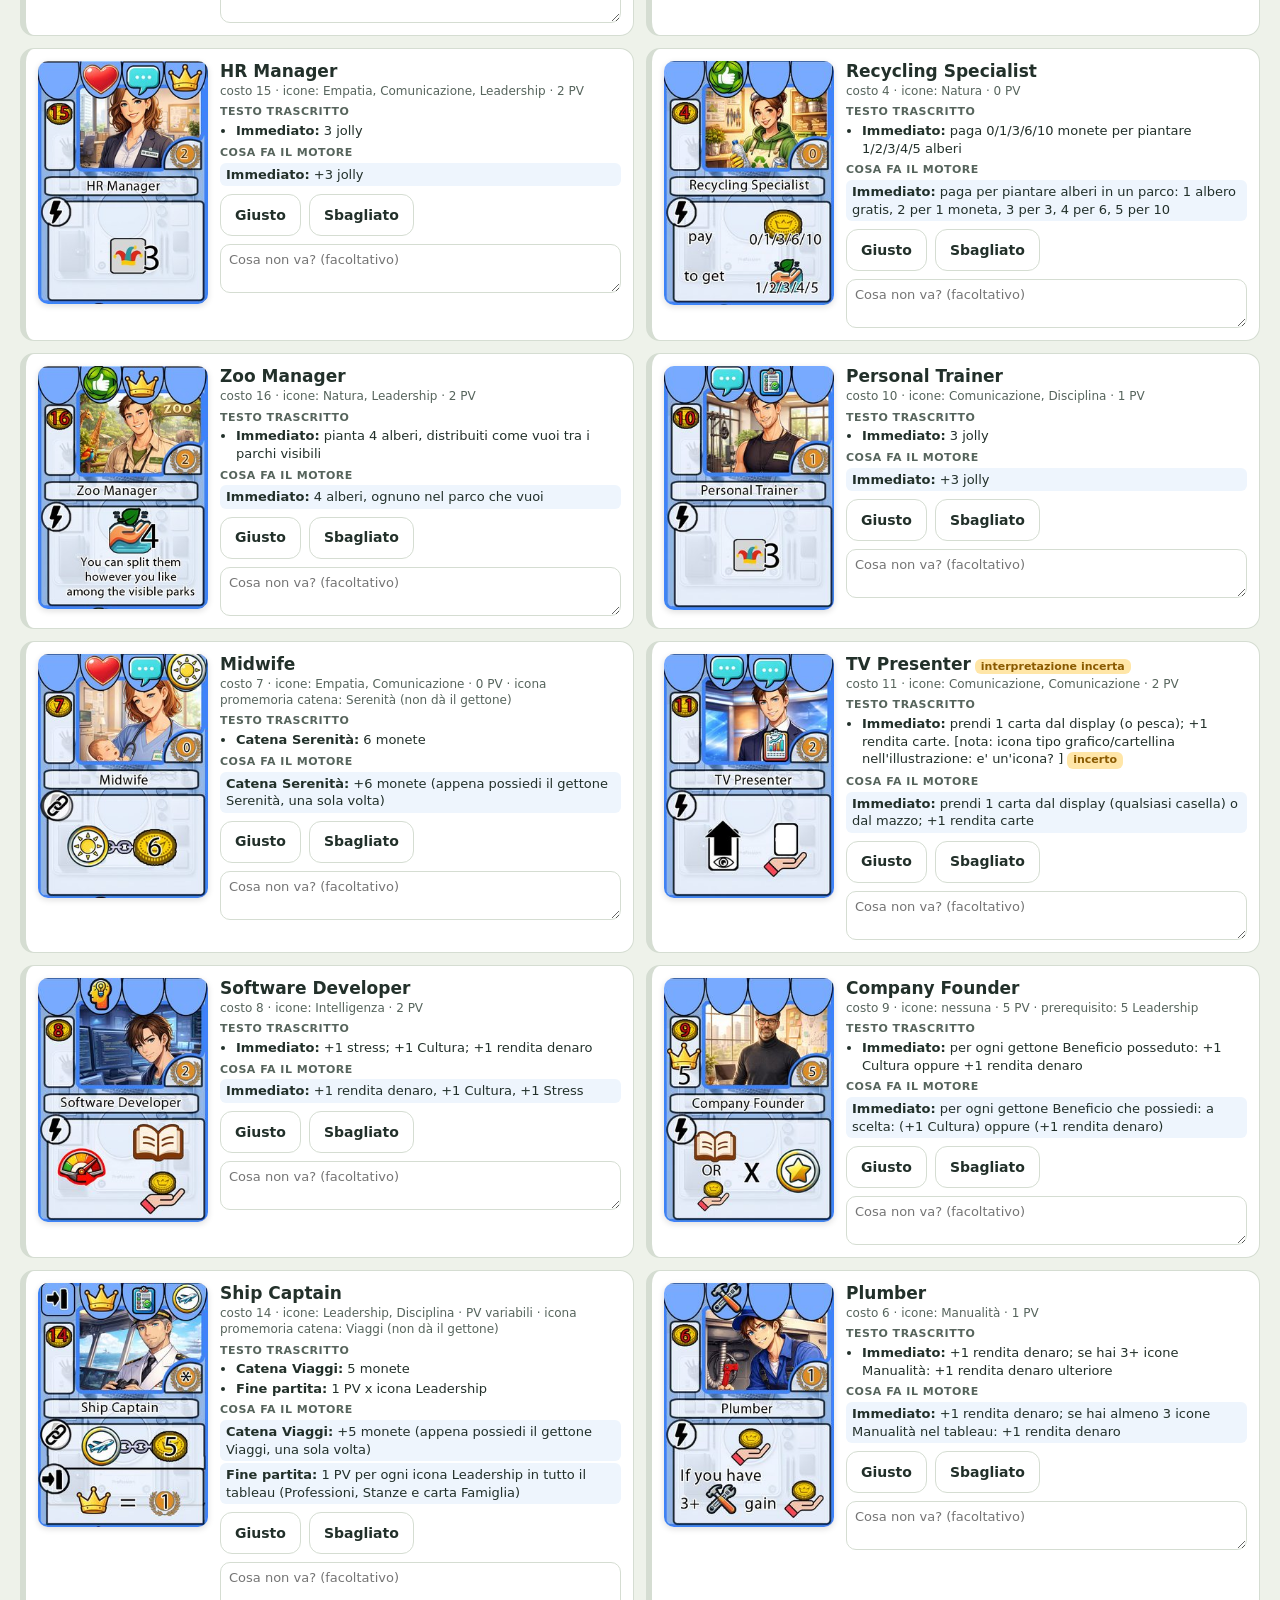
<file: verifica.html>
<!DOCTYPE html>
<html lang="it">
<head>
<meta charset="utf-8">
<meta name="viewport" content="width=device-width, initial-scale=1">
<title>the 2 of us – Verifica carte</title>
<link rel="stylesheet" href="style.css?v=20261121a">
<style>
  body{padding-bottom:40px}
  .wrap{max-width:1300px;margin:0 auto;padding:14px 20px;display:flex;flex-direction:column;gap:14px}
  .bar2{position:sticky;top:58px;z-index:30;background:var(--ground);padding:8px 0;display:flex;flex-wrap:wrap;gap:8px;align-items:center}
  .tabs{display:inline-flex;border:1px solid var(--line);border-radius:12px;overflow:hidden;background:#fff}
  .tabs button{border:0;background:#fff;padding:8px 12px;min-height:40px;font-weight:700;cursor:pointer;font-size:13px}
  .tabs button.on{background:var(--head);color:#fff}
  .bar2 input[type=search]{font:inherit;padding:8px 10px;border:1px solid var(--line);border-radius:10px;min-width:220px;min-height:40px}
  .bar2 select{font:inherit;padding:8px;border:1px solid var(--line);border-radius:10px;min-height:40px}
  .prog{flex:1 1 200px;min-width:160px}
  .prog .t{font-size:12px;color:var(--muted);margin-bottom:3px}
  .pbar{height:8px;background:#DCE8D5;border-radius:5px;overflow:hidden;display:flex}.pbar i{display:block;height:8px}
  .grid{display:grid;grid-template-columns:repeat(auto-fill,minmax(560px,1fr));gap:12px}
  .vc{background:#fff;border:1px solid var(--line);border-left:6px solid var(--line);border-radius:14px;padding:12px;display:grid;grid-template-columns:170px minmax(0,1fr);gap:12px}
  .vc.ok{border-left-color:var(--green)}
  .vc.ko{border-left-color:var(--red);background:#FFF8F7}
  .vc img.cimg{width:170px;height:auto;border-radius:10px;cursor:zoom-in;box-shadow:0 2px 6px #0002}
  .vc h3{font:600 17px var(--display);margin:0 0 2px}
  .meta{font-size:12px;color:var(--muted);margin-bottom:6px}
  .blk{font-size:13px;margin:6px 0}
  .blk .lab{font-size:11px;font-weight:800;letter-spacing:.5px;text-transform:uppercase;color:var(--muted);margin-bottom:2px}
  .blk ul{margin:0;padding-left:16px}
  .blk li{margin:2px 0}
  .blk li b{font-weight:800}
  .eng li{background:#EEF5FD;border-radius:6px;padding:3px 6px;list-style:none;margin-left:-16px}
  .eng li.warn{background:#FFF1D6}
  .shp{float:right;margin:0 0 4px 8px}
  .unc{display:inline-block;font-size:11px;font-weight:800;color:#8A5A00;background:#FFE6A8;border-radius:6px;padding:1px 6px;margin-left:4px}
  .vact{display:flex;flex-wrap:wrap;gap:8px;align-items:center;margin-top:8px}
  .vact .btn.okb.on{background:var(--green);color:#fff;border-color:var(--green)}
  .vact .btn.kob.on{background:var(--red);color:#fff;border-color:var(--red)}
  .vact textarea{flex:1 1 100%;font:inherit;font-size:13px;border:1px solid var(--line);border-radius:10px;padding:6px 8px;min-height:44px}
  .zoom{position:fixed;inset:0;background:#000b;display:flex;align-items:center;justify-content:center;z-index:80;cursor:zoom-out}
  .zoom img{max-height:92vh;max-width:92vw;border-radius:14px}
  @media (max-width:640px){.grid{grid-template-columns:1fr}.vc{grid-template-columns:1fr}.vc img.cimg{width:100%}}
</style>
</head>
<body>
<header id="top">
  <div class="brand"><span class="brand-the">the</span> 2 of us · Verifica carte</div>
  <div class="info"></div>
  <nav>
    <button id="bExport">Scarica segnalazioni</button>
    <button id="bBackup">Esporta verifica</button>
    <button id="bImport">Importa verifica</button>
    <button onclick="location.href='index.html'">Torna al menu</button>
  </nav>
</header>
<div class="wrap">
  <p class="small" style="margin:0">Per ogni carta confronta il <b>testo trascritto</b> e soprattutto <b>cosa fa il motore</b> con la carta vera. Segna Giusto o Sbagliato e, se serve, scrivi cosa non va. Tutto si salva da solo nel browser. Alla fine "Scarica segnalazioni" crea un file da mandarmi con le carte sbagliate.</p>
  <div class="bar2">
    <div class="tabs" id="tabs"></div>
    <select id="fStat"><option value="">Tutti gli stati</option><option value="todo">Da verificare</option><option value="ko">Sbagliate</option><option value="ok">Giuste</option><option value="unc">Con interpretazioni incerte</option></select>
    <input type="search" id="fq" placeholder="Cerca nome o testo">
    <div class="prog"><div class="t" id="progT"></div><div class="pbar"><i id="pOk" style="background:var(--green)"></i><i id="pKo" style="background:var(--red)"></i></div></div>
  </div>
  <div class="grid" id="grid"></div>
</div>
<input type="file" id="fileIn" accept=".json" style="display:none">

<script src="board-data.js"></script>
<script src="effects-data.js"></script>
<script src="card-logic.js"></script>
<script src="card-images.js"></script>
<script src="engine.js"></script>
<script src="logic-describe.js"></script>
<script>
'use strict';
indexData();
const $ = s => document.querySelector(s);
const esc = s => String(s == null ? '' : s).replace(/[&<>"]/g, c => ({ '&': '&amp;', '<': '&lt;', '>': '&gt;', '"': '&quot;' }[c]));
const KEY = 'happyfamily.verifica';
let V = {}; try { V = JSON.parse(localStorage.getItem(KEY) || '{}'); } catch (e) { }
const save = () => { try { localStorage.setItem(KEY, JSON.stringify(V)); } catch (e) { } };
const TIPO = { immediato: 'Immediato', rendita: 'Rendita', continuo: 'Continuo', catena: 'Catena', fine: 'Fine partita' };

// elenco unificato
const ALL = [];
HF_DATA.professioni.forEach(c => ALL.push({ k: 'prof', id: 'P:' + c.nome, name: c.nome, d: c }));
HF_DATA.stanze.forEach(c => ALL.push({ k: 'room', id: 'R:' + c.nome, name: c.nome, d: c }));
HF_DATA.sogni.forEach(c => ALL.push({ k: 'dream', id: 'D:' + c.nome, name: c.nome, d: c }));
HF_DATA.parchi.forEach(c => ALL.push({ k: 'park', id: 'K:' + c.id, name: c.id, d: c }));
HF_DATA.famiglie.forEach(c => ALL.push({ k: 'family', id: 'F:' + c.nome, name: c.nome, d: c }));
HF_DATA.figliFinePartita.forEach(c => ALL.push({ k: 'kidEnd', id: 'E:' + c.nome, name: c.nome, d: c }));
HF_DATA.figliIstantanei.forEach(c => ALL.push({ k: 'kidInst', id: 'I:' + c.nome, name: c.nome, d: c }));
const KLAB = { prof: 'Professioni', room: 'Stanze', dream: 'Sogni', park: 'Parchi', family: 'Famiglie', kidEnd: 'Figli fine partita', kidInst: 'Figli istantanei' };
const isUnc = e => !!(e.d.incerto || (e.d.effetti || []).some(x => x.incerto));
let TAB = 'prof';

function meta(e) {
  const d = e.d;
  if (e.k === 'prof' || e.k === 'room') return 'costo ' + d.costo + ' · icone: ' + (d.icone.join(', ') || 'nessuna') + ' · ' + (typeof d.pv === 'number' ? d.pv + ' PV' : 'PV variabili') +
    (d.prereq ? ' · prerequisito: ' + (d.prereq.icona ? d.prereq.n + ' ' + d.prereq.icona : 'Stress ' + d.prereq.stress) : '') +
    (e.k === 'room' ? ' · forma ' + (d.forma || '—') + ' (' + d.dim + ' caselle)' : '') +
    ((d.beneficio || (d.benefici || []).length) ? ' · icona promemoria catena: ' + (d.beneficio || d.benefici.join(', ')) + ' (non dà il gettone)' : '');
  if (e.k === 'dream') return 'Sogno ' + (d.tipo === 'base' ? 'base' : 'del mazzo');
  if (e.k === 'park') return 'Parco livello ' + d.livello;
  if (e.k === 'family') return d.monete + ' monete' + (d.icona ? ' · icona ' + d.icona : '');
  if (e.k === 'kidInst') return d.pv + ' PV · ' + d.cariche + ' cariche';
  if (e.k === 'kidEnd') return 'conta: ' + d.conteggio;
  return '';
}
function transcribed(e) {
  const d = e.d;
  if (d.effetti) return d.effetti.map(x => '<li><b>' + (TIPO[x.tipo] || x.tipo) + (x.beneficio ? ' ' + esc(x.beneficio) : '') + ':</b> ' + esc(x.testo) + (x.incerto ? '<span class="unc">incerto</span>' : '') + '</li>').join('');
  if (e.k === 'family') return '<li><b>Iniziale:</b> ' + esc(d.iniziale || '—') + '</li><li><b>Continuo:</b> ' + esc(d.continuo || '—') + (d.incerto ? '<span class="unc">incerto</span>' : '') + '</li>';
  if (e.k === 'kidInst') return '<li>' + esc(d.potere) + '</li>';
  if (e.k === 'dream') return '<li>' + esc(d.requisito) + ': ' + ['oro', 'argento', 'bronzo'].map(l => l + ' ' + d.soglie[l]).join(', ') + (d.incerto ? '<span class="unc">incerto</span>' : '') + '</li>';
  if (e.k === 'park') return '<li>Bonus ' + d.sogliaPersonale + '+: ' + esc(d.bonus) + '</li>';
  if (e.k === 'kidEnd') return '<li>' + (d.tabella ? Object.entries(d.tabella).map(([a, b]) => a + ' → ' + b + ' PV').join(' · ') : esc(d.testo || '')) + '</li>';
  return '';
}
function shapeSVG(cells) {
  const c = 16, W = 1 + Math.max(...cells.map(x => x[1])), H = 1 + Math.max(...cells.map(x => x[0]));
  return '<svg class="shp" width="' + (W * c + 2) + '" height="' + (H * c + 2) + '" aria-label="forma della stanza">' + cells.map(([y, x]) => '<rect x="' + (x * c + 1) + '" y="' + (y * c + 1) + '" width="' + (c - 2) + '" height="' + (c - 2) + '" rx="3" fill="#8A5A2B"/>').join('') + '</svg>';
}
function card(e) {
  const st = V[e.id] || {};
  const img = CARD_IMG[e.name] ? '<img class="cimg" src="cards/' + CARD_IMG[e.name] + '" alt="' + esc(e.name) + '">' : '<div class="small">immagine non trovata</div>';
  const shape = e.k === 'room' && e.d.forma && SHAPES[e.d.forma] ? shapeSVG(SHAPES[e.d.forma]) : '';
  const eng = describeCardLogic(e.k, e.name).map(l => '<li class="' + (l.tipo === 'attenzione' ? 'warn' : '') + '"><b>' + esc(l.tipo) + ':</b> ' + esc(l.testo) + '</li>').join('');
  return '<div class="vc' + (st.s === 'ok' ? ' ok' : st.s === 'ko' ? ' ko' : '') + '" data-id="' + esc(e.id) + '">' + img + '<div><h3>' + esc(e.name) + (isUnc(e) ? '<span class="unc">interpretazione incerta</span>' : '') + '</h3><div class="meta">' + esc(meta(e)) + '</div>' +
    '<div class="blk"><div class="lab">Testo trascritto</div><ul>' + (transcribed(e) || '<li>—</li>') + '</ul></div>' +
    '<div class="blk eng"><div class="lab">Cosa fa il motore</div>' + shape + '<ul>' + eng + '</ul></div>' +
    '<div class="vact"><button class="btn okb' + (st.s === 'ok' ? ' on' : '') + '" data-s="ok">Giusto</button><button class="btn kob' + (st.s === 'ko' ? ' on' : '') + '" data-s="ko">Sbagliato</button>' + (st.s ? '<button class="btn" data-s="">Azzera</button>' : '') +
    '<textarea placeholder="Cosa non va? (facoltativo)">' + esc(st.c || '') + '</textarea></div></div></div>';
}
function render() {
  $('#tabs').innerHTML = Object.keys(KLAB).map(k => { const n = ALL.filter(e => e.k === k); const done = n.filter(e => V[e.id] && V[e.id].s).length; return '<button class="' + (k === TAB ? 'on' : '') + '" data-tab="' + k + '">' + KLAB[k] + ' ' + done + '/' + n.length + '</button>'; }).join('');
  const fs = $('#fStat').value, q = $('#fq').value.trim().toLowerCase();
  const list = ALL.filter(e => e.k === TAB).filter(e => {
    const s = (V[e.id] || {}).s;
    if (fs === 'todo' && s) return false; if (fs === 'ok' && s !== 'ok') return false; if (fs === 'ko' && s !== 'ko') return false; if (fs === 'unc' && !isUnc(e)) return false;
    if (q && !(e.name.toLowerCase().includes(q) || JSON.stringify(e.d).toLowerCase().includes(q))) return false;
    return true;
  });
  $('#grid').innerHTML = list.map(card).join('') || '<p class="small">Nessuna carta con questi filtri.</p>';
  const ok = ALL.filter(e => (V[e.id] || {}).s === 'ok').length, ko = ALL.filter(e => (V[e.id] || {}).s === 'ko').length;
  $('#progT').textContent = 'Verificate ' + (ok + ko) + ' di ' + ALL.length + ' · giuste ' + ok + ' · sbagliate ' + ko;
  $('#pOk').style.width = (100 * ok / ALL.length) + '%'; $('#pKo').style.width = (100 * ko / ALL.length) + '%';
}
$('#tabs').onclick = ev => { const b = ev.target.closest('[data-tab]'); if (b) { TAB = b.dataset.tab; render(); window.scrollTo(0, 0); } };
$('#fStat').onchange = render; $('#fq').oninput = render;
$('#grid').onclick = ev => {
  const im = ev.target.closest('img.cimg'); if (im) { const z = document.createElement('div'); z.className = 'zoom'; z.innerHTML = '<img src="' + im.src + '" alt="">'; z.onclick = () => z.remove(); document.body.appendChild(z); return; }
  const b = ev.target.closest('[data-s]'); if (!b) return;
  const id = b.closest('.vc').dataset.id; const cur = V[id] || {};
  cur.s = b.dataset.s || undefined; V[id] = cur; if (!cur.s && !cur.c) delete V[id]; save(); render();
};
$('#grid').addEventListener('change', ev => {
  if (ev.target.tagName !== 'TEXTAREA') return;
  const id = ev.target.closest('.vc').dataset.id; const cur = V[id] || {}; cur.c = ev.target.value.trim();
  if (cur.c && !cur.s) cur.s = 'ko'; V[id] = cur; save(); render();
});
function download(name, text, type) { const a = document.createElement('a'); a.href = URL.createObjectURL(new Blob([text], { type })); a.download = name; a.click(); }
$('#bExport').onclick = () => {
  const ko = ALL.filter(e => (V[e.id] || {}).s === 'ko');
  const ok = ALL.filter(e => (V[e.id] || {}).s === 'ok').length;
  let md = '# the 2 of us – segnalazioni sulle carte\n\nVerificate ' + (ok + ko.length) + ' di ' + ALL.length + ' carte: ' + ok + ' giuste, ' + ko.length + ' sbagliate.\n\n';
  for (const k of Object.keys(KLAB)) {
    const l = ko.filter(e => e.k === k); if (!l.length) continue;
    md += '## ' + KLAB[k] + '\n\n';
    for (const e of l) md += '- **' + e.name + '**: ' + ((V[e.id].c || '(nessun commento)').replace(/\n/g, ' ')) + '\n  - Motore: ' + describeCardLogic(e.k, e.name).map(x => x.tipo + ': ' + x.testo).join(' | ') + '\n';
    md += '\n';
  }
  const comm = ALL.filter(e => (V[e.id] || {}).s === 'ok' && V[e.id].c);
  if (comm.length) { md += '## Note su carte giuste\n\n'; for (const e of comm) md += '- **' + e.name + '**: ' + V[e.id].c.replace(/\n/g, ' ') + '\n'; }
  download('the-2-of-us-segnalazioni-carte.md', md, 'text/markdown');
};
$('#bBackup').onclick = () => download('the-2-of-us-verifica.json', JSON.stringify(V, null, 1), 'application/json');
$('#bImport').onclick = () => $('#fileIn').click();
$('#fileIn').onchange = async ev => { const f = ev.target.files[0]; if (!f) return; try { V = Object.assign(V, JSON.parse(await f.text())); save(); render(); } catch (e) { alert('File non valido'); } };
render();
</script>
</body>
</html>
</file>
<file: style.css>
/* the 2 of us – stile layout "Tavolo" */
:root{
  --ink:#22302A; --muted:#56645C; --ground:#EEF2EA; --panel:#fff; --line:#D5DDD2; --soft:#F6F8F4;
  --blue:#2F6FCB; --brown:#8A5A2B; --green:#2F8A42; --sun:#F2B931; --sunsoft:#FFF7E0; --hot:#E08E00; --red:#C0392B;
  --head:#2B4A37; --radius:14px;
  --font:"Nunito",system-ui,-apple-system,"Segoe UI",sans-serif;
  --display:"Fredoka","Nunito",system-ui,sans-serif;
}
*{box-sizing:border-box}
body{margin:0;font:14px/1.35 var(--font);color:var(--ink);background:var(--ground);padding-bottom:210px}
button{font:inherit;color:inherit}
img{display:block}
.small{font-size:12px;color:var(--muted)}
.ic{width:22px;height:22px;object-fit:contain;flex:none;display:inline-block;vertical-align:middle}
.dot{display:inline-block;width:12px;height:12px;border-radius:50%;border:2px solid #fff;box-shadow:0 0 0 1px #0003;flex:none;vertical-align:middle}

/* header */
#top{position:sticky;top:0;z-index:40;display:flex;flex-wrap:wrap;align-items:center;gap:10px 16px;padding:10px 20px;background:var(--head);color:#fff}
.brand{font:700 22px var(--display);letter-spacing:.3px}
.brand-the{font-size:.55em;font-weight:600;vertical-align:.45em;margin-right:1px;opacity:.85}
#top .info{flex:1 1 auto;display:flex;gap:8px;flex-wrap:wrap;align-items:center}
.pill{display:inline-flex;align-items:center;gap:6px;background:#ffffff1f;border-radius:999px;padding:4px 12px;font-size:13px}
.pill.sun{background:var(--sun);color:#3B2A00;font-weight:800}
#top nav{display:flex;gap:6px;flex-wrap:wrap}
#top nav button{background:#ffffff1f;color:#fff;border:1px solid #ffffff55;border-radius:10px;padding:7px 12px;min-height:38px;font-weight:700;font-size:13px;cursor:pointer}
#top nav button:hover{background:#ffffff33}

/* layout */
#table{display:flex;flex-wrap:wrap;gap:14px;padding:14px 20px;align-items:stretch}
#boardCol{flex:999 1 640px;min-width:0;display:flex;flex-direction:column;gap:14px}
#playerCol{flex:1 1 400px;min-width:0;max-width:540px;display:flex;flex-direction:column;gap:14px}
.panel{background:var(--panel);border:1px solid var(--line);border-radius:16px;padding:14px}
.panel h2{font:600 17px var(--display);margin:0}
.ph{display:flex;align-items:baseline;justify-content:space-between;gap:8px;margin-bottom:10px;flex-wrap:wrap}
.row2{display:flex;flex-wrap:wrap;gap:14px}
.row2>.panel{flex:1 1 380px;min-width:0}

/* spazi azione */
.spaces{display:grid;grid-template-columns:repeat(auto-fill,minmax(220px,1fr));gap:10px}
.space{position:relative;background:#fff;border:1px solid var(--line);border-radius:var(--radius);display:flex;flex-direction:column}
.space.occ{background:#F2F4F0}
.space.occ .act{opacity:.55}
.act{display:flex;flex-direction:column;gap:6px;padding:10px;text-align:left;background:none;border:0;border-radius:var(--radius);cursor:pointer;width:100%;min-height:96px}
.act+.act{border-top:1px dashed var(--line);border-radius:0 0 var(--radius) var(--radius)}
.act .t{display:flex;align-items:center;gap:8px}
.act .t img{width:38px;height:38px;object-fit:contain}
.act .nm{font:600 15px var(--display);line-height:1.15;flex:1;min-width:0}
.act .pills{display:flex;gap:6px;flex-wrap:wrap}
.spill{font-size:12px;font-weight:700;border-radius:999px;padding:2px 8px;background:#F2F4F0;color:var(--muted)}
.spill.best{background:#E6F0FB;color:var(--blue)}
.now{font-size:13px;background:var(--sunsoft);border-radius:8px;padding:6px 8px}
.now b{font-weight:800}
.act.can:hover,.act.can:focus-visible{background:#FFF3D6;outline:3px solid var(--hot);outline-offset:-3px}
.act.can .now{background:#FFE6A8}
.act[disabled]{cursor:not-allowed}
.occby{display:inline-flex;align-items:center;gap:4px;font-size:12px;font-weight:700;color:var(--muted)}
.meeple{display:inline-block;width:16px;height:18px;border-radius:8px 8px 3px 3px;border:1px solid #0005;vertical-align:middle}

/* popup livelli */
.levels{display:none;position:absolute;z-index:30;left:8px;top:calc(100% - 6px);width:min(420px,90vw);background:#fff;border:2px solid var(--ink);border-radius:14px;box-shadow:0 14px 34px #0003;padding:12px}
.space.pin .levels{display:block}
body.noworker .space:hover .levels{display:block}
.levels h3{font:600 15px var(--display);margin:0 0 6px}
.levels table{border-collapse:collapse;width:100%;font-size:13px}
.levels td{padding:5px 6px;border-top:1px solid #EEF1EC;vertical-align:top}
.levels td:first-child{width:46px;font-weight:800;text-align:center;color:var(--muted)}
.levels tr.l1 td{background:#FDEDEC}
.levels tr.l2 td{background:#E6F0FB}
.levels tr.l1.l2 td{background:linear-gradient(90deg,#FDEDEC,#E6F0FB)}
.levels .tag{font-size:11px;font-weight:800;border-radius:6px;padding:1px 5px;margin-left:4px;white-space:nowrap}
.levels .note{font-size:12px;color:var(--muted);margin-top:6px}

/* 2 monete */
.coins2{display:flex;align-items:center;gap:10px;padding:10px;border:1px dashed #B9C7B4;border-radius:var(--radius);background:#fff;cursor:pointer;text-align:left;min-height:64px}
.coins2 img{width:40px;height:40px;object-fit:contain}
.coins2.can:hover{outline:3px solid var(--hot);background:#FFF3D6}

/* tracciato hobby */
.htrack{display:flex;gap:4px}
.hcell{flex:1 1 0;min-width:40px;text-align:center;background:var(--soft);border:1px solid var(--line);border-radius:10px;padding:6px 2px 4px}
.hcell .n{font-weight:800;font-size:13px}
.hcell .c{display:flex;justify-content:center;align-items:center;gap:2px;font-size:11px;color:var(--muted)}
.hcell .c img{width:12px;height:12px}
.hcell .pins{height:14px;display:flex;justify-content:center;gap:2px;margin-top:2px}
.hcell.next{background:var(--sunsoft);border:2px dashed var(--hot);cursor:pointer}
.hcell.next:hover{background:#FFE6A8}
.hcell.next[disabled]{cursor:not-allowed;opacity:.6}

/* milestone */
.ms{display:flex;align-items:center;gap:6px;margin-bottom:6px}
.ms .lab{width:112px;display:flex;align-items:center;gap:6px;font-weight:700;font-size:13px;flex:none}
.ms .lab img{width:26px;height:26px;object-fit:contain}
.ms .sl{flex:1 1 0;min-width:0;background:var(--soft);border:1px solid var(--line);border-radius:8px;padding:3px;text-align:center;font-size:11px;min-height:44px}
.ms .sl.on{background:#fff}
.ms .sl.blk{opacity:.4;border-style:dashed}

/* parchi */
.parks{display:grid;grid-template-columns:repeat(3,minmax(0,1fr));gap:10px}
.park{background:#F1F8EC;border:1px solid #BFD9B2;border-radius:12px;padding:8px;display:flex;flex-direction:column;gap:6px;text-align:left}
.park > img{width:100%;height:auto;border-radius:8px}
.park .trees{display:flex;flex-wrap:wrap;gap:3px;justify-content:center;padding:2px 0}
.park .tree{width:20px;height:26px;display:block}
.park .tree.empty{opacity:.7}
.park .ln{display:flex;justify-content:space-between;align-items:center;font-size:12px;gap:6px}
.bar{height:6px;background:#DCE8D5;border-radius:4px}.bar>i{display:block;height:6px;background:var(--green);border-radius:4px}
.park.pick{cursor:pointer;outline:3px solid var(--hot);animation:pulse 1.4s infinite}
@keyframes pulse{50%{outline-color:#F2B93155}}

/* sogni */
.dreams{display:grid;grid-template-columns:repeat(auto-fill,minmax(150px,1fr));gap:10px}
.dream{position:relative}
.dream img{width:100%;height:auto;border-radius:10px}
.dream .marks{position:absolute;right:6px;top:22%;display:flex;flex-direction:column;gap:34%;height:66%}

/* display */
.display{display:grid;grid-template-columns:repeat(7,minmax(0,1fr));gap:8px}
.dslot .h{display:flex;justify-content:space-between;font-size:11px;font-weight:700;color:var(--muted);margin-bottom:3px}
.dslot .h span{display:flex;align-items:center;gap:2px}
.dslot .h img{width:13px;height:13px}
.dslot .wrap{position:relative}
.dslot.lock img.card{opacity:.4;filter:grayscale(1)}
.dslot .lockt{position:absolute;left:4px;right:4px;bottom:4px;background:#22302AE6;color:#fff;font-size:10px;font-weight:700;border-radius:6px;padding:2px 4px;text-align:center}
img.card{width:100%;height:auto;border-radius:9px;box-shadow:0 2px 6px #0002}

/* pannello giocatore */
.ptabs{display:flex;gap:6px;flex-wrap:wrap}
.ptab{flex:1 1 140px;border:1px solid var(--line);border-radius:12px;padding:8px 10px;background:#fff;cursor:pointer;text-align:left}
.ptab.sel{outline:2px solid var(--ink)}
.ptab.cur{box-shadow:inset 0 0 0 3px var(--sun)}
.ptab .n{font-weight:800;display:flex;align-items:center;gap:6px}
.ptab .s{font-size:12px;color:var(--muted)}
.me{border-width:2px}
.mehead{display:flex;align-items:center;gap:10px;margin-bottom:10px}
.mehead .nm{font:700 18px var(--display)}
.mehead .vp{margin-left:auto;font:700 20px var(--display);display:flex;align-items:center;gap:4px}
.res{display:flex;flex-wrap:wrap;gap:6px}
.chip{display:flex;align-items:center;gap:7px;background:var(--soft);border:1px solid var(--line);border-radius:12px;padding:5px 9px}
.chip img{width:22px;height:22px;object-fit:contain}
.chip b{font-size:15px;font-weight:800;line-height:1}
.chip span{font-size:11px;color:var(--muted);display:block;line-height:1.1}
.sect{font-size:11px;font-weight:800;letter-spacing:.6px;text-transform:uppercase;color:var(--muted);margin:12px 0 6px}

/* lavoratori */
.workers{display:grid;grid-template-columns:repeat(2,minmax(0,1fr));gap:10px}
.wcol{border:2px dashed #B9C7B4;border-radius:12px;padding:8px;display:flex;flex-direction:column;gap:8px;min-width:0}
.wbtn{display:flex;align-items:center;gap:8px;width:100%;background:#fff;border:1px solid var(--line);border-radius:10px;padding:6px 8px;min-height:48px;cursor:default;text-align:left}
.wbtn .mp{flex:none;display:flex;transition:transform .15s}
.wbtn .wl{font-weight:800;font-size:13px}
.wbtn .ws{font-size:11px;color:var(--muted)}
.wbtn.can{cursor:pointer}
.wbtn.can:hover{border-color:var(--hot)}
.wbtn.on{background:#FFF3D6;border:2px solid var(--hot)}
.wbtn.on .mp{transform:translateY(-6px);filter:drop-shadow(0 6px 4px #0004)}
.wbtn.used{opacity:.45}
.tally{display:flex;gap:6px;flex-wrap:wrap}
.tally span{display:inline-flex;align-items:center;gap:2px;font-size:13px;font-weight:800}
.tally img{width:20px;height:20px}
.stack{display:flex;flex-direction:column}
.stack img.card{width:100%;margin-top:-118%}
.stack img.card:first-child{margin-top:0}
.stack.small img.card{margin-top:-122%}
.stack.small img.card:first-child{margin-top:0}
.wcol .stackbox{max-width:120px}
.jbar{display:flex;align-items:center;gap:8px;flex-wrap:wrap;background:var(--sunsoft);border:2px solid var(--hot);border-radius:12px;padding:8px 10px;margin-top:10px}
.jbar .lbl{font-weight:800;font-size:13px;display:flex;align-items:center;gap:6px}
.seg{display:inline-flex;border:1px solid var(--line);border-radius:10px;overflow:hidden;background:#fff}
.seg button{border:0;background:#fff;padding:6px 12px;min-height:36px;font-weight:800;cursor:pointer}
.seg button.on{background:var(--hot);color:#fff}
.seg button[disabled]{opacity:.35;cursor:not-allowed}

/* tracciati e casa */
.trk{display:flex;align-items:center;gap:6px;margin-bottom:6px}
.trk .lab{width:74px;display:flex;align-items:center;gap:4px;font-size:12px;font-weight:800;flex:none}
.trk .cells{display:flex;gap:2px;flex:1;min-width:0}
.trk .cl{flex:1 1 0;min-width:0;text-align:center;font-size:10px;font-weight:800;padding:2px 0;border-radius:5px;background:var(--soft)}
.trk .cl.cur{background:var(--sun)}
.trk .cl.bar{border-right:3px solid var(--red)}
.trk .cl img{width:12px;height:12px;margin:1px auto 0}
.housewrap{display:flex;gap:12px;align-items:flex-start;flex-wrap:wrap}
.house{display:grid;grid-template-columns:repeat(6,var(--c,34px));grid-auto-rows:var(--c,34px);gap:3px}
.hc{position:relative;border-radius:6px;border:1px solid #0000001f;display:flex;align-items:center;justify-content:center}
.hc.W{background:#fff}.hc.G{background:#D9DDE2}.hc.B{background:#E3C9A8}.hc.V{background:#C6E4B5}
.hc.S{box-shadow:inset 0 0 0 2px #22302A66}
.hc img.b{width:58%;height:58%;object-fit:contain}
.hc .o{position:absolute;inset:2px;border-radius:5px;display:flex;align-items:center;justify-content:center;color:#fff;font-size:8px;font-weight:800;text-align:center;line-height:1.05;overflow:hidden;padding:1px}
.hc .o.room{background:var(--brown)}.hc .o.tile{background:#6B5B4E}.hc .o.garden{background:#4F8A3A}.hc .o.dog{background:#A0622B}.hc .o.cat{background:#E08A2D}
.hc .o img{width:70%;height:70%;object-fit:contain}
.hc.cand::after{content:"";position:absolute;inset:1px;border-radius:5px;background:#F2B93199;outline:3px solid var(--hot)}
.hc.clk{cursor:pointer}
.side{display:flex;flex-direction:column;gap:6px;font-size:12px;flex:1;min-width:150px}
.medals{display:flex;flex-direction:column;gap:4px}
.medals .mr{display:flex;align-items:center;gap:4px}
.medals .mr img{width:22px;height:22px}
.medals .md{font-size:10px;border:1px solid var(--line);border-radius:8px;padding:1px 5px;background:#fff}
.medals .md.used{opacity:.3;text-decoration:line-through}
.fam{display:grid;grid-template-columns:repeat(2,minmax(0,1fr));gap:6px}
.fam .f{border:1px solid var(--line);border-radius:10px;padding:5px;font-size:11px;display:flex;gap:6px;align-items:center;background:#fff}
.fam .f.on{background:#EAF5E4;border-color:#9CC28D}
.fam .f img{width:34px;height:auto;border-radius:4px}
.ben{display:flex;gap:8px;flex-wrap:wrap}
.ben span{display:flex;align-items:center;gap:4px;font-size:12px;font-weight:700;border:1px solid var(--line);border-radius:999px;padding:2px 8px 2px 2px;background:#fff}
.ben span.off{opacity:.35}
.ben img{width:24px;height:24px}
.ups{display:flex;gap:6px;flex-wrap:wrap}
.ups span{font-size:12px;border:1px solid var(--line);border-radius:8px;padding:2px 6px;background:#fff}
.rooms{display:grid;grid-template-columns:repeat(auto-fill,minmax(70px,1fr));gap:6px}
.opp{display:flex;align-items:center;gap:10px}
.opp .vp{font:700 18px var(--display)}

/* mano (dock) */
#dock{position:fixed;left:0;right:0;bottom:0;z-index:35;background:#fff;border-top:3px solid var(--sun);box-shadow:0 -6px 20px #0001;padding:10px 20px 12px;display:flex;flex-wrap:wrap;gap:12px 20px;align-items:flex-end}
.hand{flex:1 1 520px;min-width:0}
.hand .cards{display:flex;gap:10px;align-items:flex-end;overflow-x:auto;padding-top:16px}
.hc2{position:relative;flex:none;width:112px;border:0;background:none;padding:0;cursor:default;transition:transform .15s}
.hc2:hover{transform:translateY(-12px)}
.hc2 .st{position:absolute;left:4px;right:4px;bottom:4px;font-size:10px;font-weight:800;border-radius:6px;padding:2px 4px;text-align:center;color:#fff}
.hc2.ok .st{background:var(--green)}
.hc2.jl .st{background:var(--blue)}
.hc2.no img{opacity:.55;filter:grayscale(.7)}
.hc2.no .st{background:#555}
.hc2.dream .st{background:#3E9A4C}
.hc2.pick{cursor:pointer}
.hc2.pick img{outline:3px solid var(--hot)}
.hc2.chosen img{outline:4px solid var(--blue);transform:translateY(-8px)}
.turnbox{flex:1 1 340px;min-width:0;background:var(--sunsoft);border-radius:14px;padding:12px;display:flex;flex-direction:column;gap:8px}
.turnbox .tt{font:600 17px var(--display);display:flex;align-items:center;gap:8px}
.turnbox .tx{font-size:13px;color:var(--muted)}
.btns{display:flex;gap:8px;flex-wrap:wrap}
.btn{font-weight:700;background:#fff;color:var(--ink);border:1px solid var(--line);border-radius:12px;padding:8px 14px;min-height:42px;cursor:pointer}
.btn:hover:not([disabled]){border-color:var(--hot)}
.btn[disabled]{opacity:.4;cursor:not-allowed}
.go{font-weight:800;background:var(--sun);color:#3B2A00;border:0;border-radius:12px;padding:10px 18px;min-height:44px;cursor:pointer}
.go[disabled]{opacity:.45;cursor:not-allowed}

/* richiesta contestuale */
.prompt{position:fixed;z-index:45;top:74px;left:50%;transform:translateX(-50%);width:min(760px,94vw);max-height:calc(100vh - 300px);overflow:auto;background:#FFFBF0;border:2px solid var(--hot);border-radius:16px;box-shadow:0 18px 40px #0003;padding:14px 16px}
.prompt .who{display:flex;align-items:center;flex-wrap:wrap;gap:8px;font-size:15px;color:var(--ink);border-left:5px solid;padding:2px 0 2px 8px;margin-right:150px}
.prompt .who .small{margin-left:auto}
.prompt h3{font:600 18px var(--display);margin:4px 0 10px}
.prompt .opts{display:flex;flex-wrap:wrap;gap:8px}
.prompt .grp{width:100%;font-size:11px;font-weight:800;letter-spacing:.5px;text-transform:uppercase;color:var(--muted);margin-top:4px}
.prompt .opt{font-weight:700;text-align:left;background:#fff;border:1px solid #C9B9A2;border-radius:12px;padding:8px 12px;min-height:42px;cursor:pointer;max-width:100%}
.prompt .opt:hover:not([disabled]){background:#FFF3D6;border-color:var(--hot)}
.prompt .opt[disabled]{opacity:.4;cursor:not-allowed}
.prompt .cardopts{display:grid;grid-template-columns:repeat(auto-fill,minmax(130px,1fr));gap:10px;margin-top:10px}
.prompt .cardopt{border:0;background:none;padding:0;cursor:pointer;text-align:center;font-size:12px;font-weight:700}
.prompt .cardopt img{border-radius:10px;margin-bottom:4px}
.prompt .cardopt:hover img{outline:3px solid var(--hot)}
.prompt .cardopt.sel img{outline:4px solid var(--blue)}
.prompt .cardopt[disabled]{opacity:.4;cursor:not-allowed}
.prompt .hint{font-size:12px;color:var(--muted);margin-top:8px}
.prompt .min{position:absolute;right:10px;top:8px}

/* anteprima carta */
.peek{position:fixed;z-index:60;pointer-events:none;width:260px;border-radius:14px;box-shadow:0 18px 40px #0005;background:#fff;padding:6px}
.peek img{width:100%;border-radius:10px}
.peek .tx{font-size:12px;padding:6px 4px 2px;max-height:180px;overflow:hidden}

/* diario */
.logpanel{position:fixed;z-index:50;right:12px;top:70px;width:min(380px,92vw);max-height:calc(100vh - 300px);background:#fff;border:1px solid var(--line);border-radius:14px;box-shadow:0 14px 34px #0003;display:flex;flex-direction:column}
.lp-head{display:flex;justify-content:space-between;align-items:center;padding:8px 12px;border-bottom:1px solid var(--line)}
.lp-head button{border:0;background:none;font-size:16px;cursor:pointer;min-width:36px;min-height:36px}
#log{overflow:auto;padding:8px 12px;font-size:12px}
#log div{padding:3px 0;border-bottom:1px dotted #E4E9E1}

/* modali */
.modal{position:fixed;inset:0;background:#0006;display:none;align-items:center;justify-content:center;z-index:70}
.modal.on{display:flex}
.modal .box{background:#fff;border-radius:16px;padding:18px;min-width:min(440px,94vw);max-width:820px;max-height:88vh;overflow:auto}
.modal label{display:block;margin:8px 0}
.modal input,.modal select{font:inherit;padding:5px 7px}
.adj{display:grid;grid-template-columns:150px 42px 60px 42px;gap:4px;align-items:center;margin:3px 0}
.adj button{min-height:32px}
.score table{border-collapse:collapse}
.score td,.score th{border:1px solid var(--line);padding:4px 10px;text-align:right}
.score th:first-child,.score td:first-child{text-align:left}

@media (max-width:760px){
  #table{padding:10px}
  .display{grid-template-columns:repeat(4,minmax(0,1fr))}
  .parks{grid-template-columns:repeat(1,minmax(0,1fr))}
  body{padding-bottom:300px}
}
[hidden]{display:none!important}
.trk .cells{display:grid;grid-template-columns:repeat(var(--n),minmax(0,1fr));gap:2px}
.trk .cl{font-size:9px;letter-spacing:-.3px}
.trk .cl img.ic{display:block;margin:1px auto 0;width:11px;height:11px}
.next1{font-size:12px;color:var(--muted);padding:0 2px}
.next1 b{color:var(--blue)}
.levels{pointer-events:none}
/* v0.3 */
.actwrap{position:relative}
.actwrap+.actwrap{border-top:1px dashed var(--line)}
.actwrap .act+.act{border-top:0}
.levels{left:8px;top:calc(100% - 4px)}
body.noworker .space:hover .levels{display:none}
body.noworker .actwrap:hover .levels,.actwrap.pin .levels{display:block}
.space.occ .act{opacity:.55}
.dslot.far .wrap img.card{outline:2px dashed #9AA79F;outline-offset:2px}
.dslot.far .h{color:#9AA79F}
.dreams{grid-template-columns:repeat(5,minmax(0,1fr))}
.dream .dmark{position:absolute;right:7%;width:16px;height:16px;border-radius:50%;border:2px solid #fff;box-shadow:0 0 0 1px #0006,0 2px 4px #0004;transform:translateY(-50%)}
.btrack{display:flex;align-items:flex-start;gap:8px;margin-bottom:10px}
.btrack .lab{width:78px;display:flex;align-items:center;gap:5px;font-weight:800;font-size:13px;flex:none;padding-top:6px}
.btrack .lab img{width:26px;height:26px}
.bcells{flex:1;min-width:0;display:grid;grid-template-columns:repeat(var(--n),minmax(0,1fr));gap:2px}
.bt{background:var(--soft);border:1px solid var(--line);border-radius:7px;text-align:center;padding:3px 0 2px;min-height:64px;display:flex;flex-direction:column;align-items:center;gap:1px}
.bt b{font-size:12px}
.bt.bar{border-right:3px solid var(--red)}
.bt.me{background:var(--sunsoft);border-color:var(--hot)}
.bt .sy{height:16px}.bt .sy img{width:16px;height:16px}
.bt .vp{font-size:10px;font-weight:800;color:var(--muted);height:12px}
.bt .pins{display:flex;flex-wrap:wrap;justify-content:center;gap:1px}
.bt .pins .dot{width:10px;height:10px}
.park .ln b.ready{color:var(--green)}
.turnbox .recent{font-size:12px;color:var(--muted);background:#fff;border-radius:8px;padding:5px 8px}
.modal .pt{margin-right:4px}

/* v0.4 – icone, meeple, tracciati grandi */
#playerCol>.me{flex:1 1 auto}
.mpl{display:inline-block;vertical-align:middle;flex:none}
.oi{display:inline-flex;align-items:center;gap:1px;white-space:nowrap}
.oi img{width:22px;height:22px;object-fit:contain}
.oi b{font-size:12px;font-weight:800}
.ops{display:inline-flex;flex-wrap:wrap;align-items:center;gap:4px 8px;vertical-align:middle}
.oalt{display:inline-flex;align-items:center;gap:4px;background:#fff;border:1px dashed #C9B9A2;border-radius:8px;padding:1px 5px}
.oalt>i{font-style:normal;font-weight:800;color:var(--muted)}
.otx{font-size:11px;color:var(--muted)}
.tile{font-size:10px;font-weight:800;border-radius:5px;padding:2px 5px;color:#fff;background:#8A949C}
.tile.gold{background:#C99A12}
.now{display:flex;flex-wrap:wrap;align-items:center;gap:6px}
.next1{display:flex;flex-wrap:wrap;align-items:center;gap:6px}
.levels .pi{margin-bottom:2px}
.levels .pt{font-size:11px;color:var(--muted)}
.ms .sl .oi img{width:18px;height:18px}
.ms .sl .ops{justify-content:center;gap:2px 4px}
.pbon{display:flex;flex-wrap:wrap;align-items:center;gap:4px;font-size:12px}
.pbon .arr{font-weight:800;color:var(--muted)}
.pbon .pvp{margin-left:auto}
.pbon .oi img{width:20px;height:20px}
/* riga Hobby (stretta) + Cultura e Stress (larga) */
.rowht{display:grid;grid-template-columns:minmax(250px,1fr) minmax(0,2.4fr);gap:14px}
.hob .htrack{display:grid;grid-template-columns:repeat(5,minmax(0,1fr));gap:4px}
.hob .hcell{min-width:0;padding:4px 1px 3px}
.hmenu{display:flex;flex-wrap:wrap;gap:6px 10px;margin-top:8px;padding-top:6px;border-top:1px dashed var(--line)}
.hmenu .oi img{width:24px;height:24px}
.btrack{flex-direction:column;align-items:stretch;gap:4px;margin-bottom:12px}
.btrack .lab{width:auto;padding-top:0;font-size:14px}
.bt{min-height:90px;padding:4px 0 3px;gap:3px;border-radius:8px}
.bt b{font-size:16px}
.bt .sy{height:24px}.bt .sy img{width:24px;height:24px}
.bt .vp{font-size:12px;height:15px}
.bt .pins .dot{width:14px;height:14px}
/* medaglie con bonus */
.medals .md{display:inline-flex;align-items:center;gap:3px;font-size:11px;padding:2px 6px;border-radius:9px}
.medals .md b{font-size:12px}
.medals .md .oi img{width:18px;height:18px}
.medals .mr{flex-wrap:wrap}
/* pulsanti lavoratore nel riquadro del turno */
.btn.wq{display:inline-flex;align-items:center;gap:6px}
.btn.wq.on{background:#FFF3D6;border:2px solid var(--hot)}
/* scelta iniziale */
.famopts{display:grid;grid-template-columns:repeat(2,minmax(0,1fr));gap:10px}
.famopt{display:flex;gap:10px;align-items:flex-start;text-align:left;background:#fff;border:2px solid var(--line);border-radius:12px;padding:8px;cursor:pointer}
.famopt>img{width:110px;height:auto;border-radius:8px;flex:none}
.famopt.sel{border-color:var(--blue);box-shadow:0 0 0 3px #2F6FCB33}
@media (max-width:900px){.rowht{grid-template-columns:1fr}}

/* fine partita */
.modal .box.score{width:min(860px,94vw);max-width:860px}
.sc-head{display:flex;justify-content:space-between;align-items:center;gap:10px}
.sc-head h3{font:600 20px var(--display);margin:0}
.podium{display:flex;flex-wrap:wrap;gap:8px;margin:10px 0}
.pod{display:flex;align-items:center;gap:8px;background:var(--soft);border:1px solid var(--line);border-radius:12px;padding:8px 12px;flex:1 1 180px}
.pod.win{background:var(--sunsoft);border-color:var(--sun)}
.pod .pos{font:700 20px var(--display)}
.pod .tot{margin-left:auto;font:700 18px var(--display)}
.stack-bars{display:flex;flex-direction:column;gap:6px}
.sbrow{display:grid;grid-template-columns:140px minmax(0,1fr) 44px;align-items:center;gap:8px}
.sbn{font-weight:700;font-size:13px;display:flex;align-items:center;gap:6px;white-space:nowrap;overflow:hidden}
.sbrow>div{display:flex}
.sbbar{display:flex;height:26px;border-radius:7px;overflow:hidden}
.sbbar i{display:flex;align-items:center;justify-content:center;color:#fff;font-size:11px;font-weight:800;font-style:normal;min-width:2px;border-right:1px solid #fff8}
.sbrow b{font:700 16px var(--display);text-align:right}
.legend{display:flex;flex-wrap:wrap;gap:4px 12px;margin-top:8px;font-size:12px;color:var(--muted)}
.legend i,.sw{display:inline-block;width:11px;height:11px;border-radius:3px;margin-right:4px;vertical-align:middle}
.score table.sctab{width:100%}
.sctab td.best{background:#EAF5E4;font-weight:800}
.sctab tr.tot td{font-weight:800;border-top:2px solid var(--ink)}
.lchart{width:100%;height:auto;background:#fff;border:1px solid var(--line);border-radius:10px}
.mslist{display:flex;flex-wrap:wrap;gap:6px}
.mslist span{font-size:12px;background:var(--soft);border:1px solid var(--line);border-radius:8px;padding:2px 8px;display:inline-flex;align-items:center;gap:4px}

/* menu azioni Hobby, come sul tabellone */
.hmenu{display:flex;align-items:center;gap:8px;margin-top:8px;padding-top:0;border-top:0}
.hmenu .hico img{width:32px;height:32px;object-fit:contain}
.hopts{flex:1;display:grid;grid-template-columns:repeat(3,minmax(0,1fr));gap:2px;background:var(--ink);border:2px solid var(--ink);border-radius:10px;overflow:hidden}
.hopt{display:flex;align-items:center;justify-content:center;gap:1px;padding:3px 2px;min-height:34px;background:#fff}
.hopt img{width:26px;height:26px;object-fit:contain}
.hopt b{font:700 13px var(--display)}

/* milestone reclamate: disco grande del colore del giocatore sopra il bonus */
.ms .sl{position:relative}
.ms .sl .msdisc{position:absolute;left:50%;top:calc(50% + 7px);width:36px;height:36px;transform:translate(-50%,-50%);border-radius:50%;border:3px solid #fff;box-shadow:0 0 0 1px #0007,0 3px 6px #0005;display:flex;align-items:center;justify-content:center;color:#fff;font:800 15px/1 var(--display,inherit);text-shadow:0 1px 2px #0008}
/* riepilogo milestone sulla plancia */
.msrecap{display:grid;gap:3px;margin-bottom:6px}
.msr{display:grid;grid-template-columns:20px 74px 44px 1fr;align-items:center;gap:6px;font-size:12px}
.msr img{width:18px;height:18px;object-fit:contain}
.msr .msv{text-align:right}
.msr .msp{display:flex;gap:4px;flex-wrap:wrap}
.mst{min-width:24px;padding:1px 6px;border-radius:999px;border:1px solid var(--line);background:#fff;text-align:center;font-weight:700;font-size:11px;color:var(--muted)}
.mst.ok{background:#3E9A4C;border-color:#3E9A4C;color:#fff}
.mst.nx{border-color:var(--hot);color:var(--ink);background:#FFF3D6}
/* tessera Famiglia */
.famtile{display:flex;gap:8px;align-items:flex-start;border:1px solid var(--line);border-radius:10px;padding:6px;background:#fff;margin-bottom:6px;font-size:12px}
.famtile img{width:84px;height:auto;border-radius:6px;flex:none}
.famtile b{font-size:13px}
.famtile .fk{display:inline-block;font-size:10px;font-weight:800;text-transform:uppercase;letter-spacing:.4px;color:#fff;background:#8A5A2B;border-radius:4px;padding:0 4px;margin-top:4px}
/* scelta del Sogno */
.dpick{display:grid;grid-template-columns:repeat(auto-fill,minmax(170px,1fr));gap:12px;margin-top:8px}
.dpc.off{opacity:.45}
.dpc .dimg{position:relative}
.dpc .dimg img{width:100%;height:auto;border-radius:10px;display:block}
.dpc .dlv{position:absolute;left:3%;width:94%;border:3px solid var(--hot);border-radius:10px;background:#FFC94733;cursor:pointer;display:flex;align-items:flex-end;justify-content:center;padding:0 0 4px}
.dpc .dlv span{background:var(--hot);color:#fff;font-size:11px;font-weight:800;border-radius:999px;padding:1px 8px;opacity:0;transition:opacity .12s}
.dpc .dlv:hover{background:#FFC94766}
.dpc .dlv:hover span{opacity:1}
.dpc .dtaken{position:absolute;right:6%;width:26px;height:26px;border-radius:50%;border:3px solid #fff;box-shadow:0 0 0 1px #0007,0 2px 5px #0005;transform:translateY(-50%)}
.dpc .dcap{font-size:12px;font-weight:700;text-align:center;margin-top:4px}

/* parchi e 9 milestone della plancia */
.pkline{display:flex;align-items:center;gap:8px;flex-wrap:wrap;font-size:13px;margin-bottom:6px}
.pkline .small{margin-left:auto}
.msboard{display:grid;grid-template-columns:repeat(9,minmax(0,1fr));gap:4px}
.msb{border:1px solid var(--line);border-radius:8px;background:#fff;padding:3px 2px;text-align:center;display:flex;flex-direction:column;align-items:center;gap:1px}
.msb .mtop{display:flex;align-items:center;gap:2px}
.msb .mdisc{width:16px;height:16px;border-radius:50%;border:2px solid #fff;box-shadow:0 0 0 1px #0006;flex:none}
.msb.done .mdisc{background:none;border:1.5px dashed #9AA79F;box-shadow:none}
.msb .ic{width:18px;height:18px}
.msb b{font-size:13px;line-height:1}
.msb.done{background:var(--soft)}
.msb.done b,.msb.done .ic{opacity:.45}
.msb:nth-child(3n){margin-right:6px}

/* Famiglia accanto alla Residenza */
.housewrap{flex-wrap:nowrap}
.famcol{flex:1 1 0;min-width:0;display:flex;flex-direction:column;gap:5px}
.famcol .famtile{margin:0;padding:4px;gap:6px;font-size:11px;flex-direction:column}
.famcol .famtile img{width:100%;max-width:120px}
.famcol .fam{grid-template-columns:1fr 1fr;gap:4px}
.famcol .fam .f{padding:3px;gap:4px;font-size:10px;line-height:1.15}
.famcol .fam .f img{width:24px}
.side.under{margin-top:8px}
.famhd{float:right}
@media (max-width:430px){.housewrap{flex-wrap:wrap}.famhd{display:none}}
.famcol .fam .f{flex-direction:column;align-items:center;text-align:center;min-width:0;overflow:hidden}
.famcol .fam .f span{display:block;width:100%;overflow:hidden;text-overflow:ellipsis;white-space:nowrap}
.famcol .fam .f span br{display:none}
.famcol .fam .f span b{display:block;overflow:hidden;text-overflow:ellipsis}
.famcol .fam .f img{width:30px}

/* scelta della milestone sul tabellone */
.panel.mspick{outline:3px solid var(--hot);outline-offset:2px}
.ms .sl.pick{cursor:pointer;background:var(--sunsoft);border:2px solid var(--hot);animation:pulse 1.4s infinite;outline:3px solid var(--hot);outline-offset:-1px;font:inherit;font-size:11px}
.ms .sl.pick:hover{background:#FFE6A8}
.ms .sl.inf{flex:0 0 52px}

/* Figli, Cane e Gatto in una riga sotto la casa */
.famrow{grid-template-columns:repeat(4,minmax(0,1fr));gap:4px;margin-top:6px}
.famrow .f{padding:3px 4px;gap:4px;font-size:10px;line-height:1.15;min-width:0;overflow:hidden}
.famrow .f img{width:26px;flex:none}
.famrow .f span{min-width:0;overflow:hidden;text-overflow:ellipsis}
.famrow .f span b{display:block;white-space:nowrap;overflow:hidden;text-overflow:ellipsis}
.famcol .famtile{height:100%}
/* milestone della plancia: una riga per tipo */
.msrows{display:flex;flex-direction:column;gap:4px}
.msrow{display:flex;align-items:center;gap:8px;border:1px solid var(--line);border-radius:10px;background:#fff;padding:4px 8px}
.mscat{flex:1;min-width:0;display:flex;flex-direction:column;line-height:1.2}
.mscat b{font-size:13px}
.mscat span{font-size:11px;color:var(--muted)}
.mscells{display:flex;gap:6px;flex:none}
.msrows .msb{border:0;background:none;padding:0;width:30px;margin:0;display:flex;flex-direction:column;align-items:center;gap:1px}
.msrows .msb .mdisc{width:20px;height:20px}
.msrows .msb b{font-size:13px}
.msrows .msb.done{background:none}
.msrows .msb.done b{opacity:.4}

/* v5: Figli/Cane/Gatto sotto la griglia, Famiglia solo immagine */
.housewrap{display:flex;gap:10px;align-items:flex-start;flex-wrap:nowrap}
.hleft{flex:none;display:flex;flex-direction:column;gap:5px}
.kidsrow{display:grid;grid-template-columns:repeat(4,minmax(0,1fr));gap:3px;width:calc(6 * 34px + 5 * 3px)}
.kid{border:1px solid var(--line);border-radius:7px;background:#fff;padding:2px;display:flex;flex-direction:column;align-items:center;gap:1px;min-width:0;opacity:.75}
.kid.on{background:#EAF5E4;border-color:#9CC28D;opacity:1}
.kid img{width:100%;height:auto;border-radius:4px}
.kid img.ic{width:26px;height:26px;margin:6px 0}
.kid span{font-size:9px;line-height:1.1;text-align:center;white-space:nowrap;overflow:hidden;text-overflow:ellipsis;max-width:100%}
.famcol{flex:1 1 0;min-width:0}
.famcard img{width:100%;max-width:190px;height:auto;border-radius:10px;box-shadow:0 2px 6px #0002}
/* milestone: tre righe, titolo a sinistra e tre slot a destra */
.msrow{padding:5px 10px}
.mscat b{font-size:14px}
.mscells{gap:10px}
.msrows .msb{width:28px}

/* tracciato Hobby come sul tabellone: partenza + costo per raggiungere ogni casella */
.hcell.start{background:#EEF2EA;border-style:dashed}
.hcell.start .n{font-size:10px;font-weight:800;color:var(--muted);text-transform:uppercase;letter-spacing:.3px;padding-top:2px}
.hcell .c.big{font-size:14px;color:var(--ink);gap:3px}
.hcell .c.big img{width:18px;height:18px}
.hcell .c.big b{font-weight:800}

.hcell.zero{opacity:.75;border-style:dashed}
.hcell .n{font-size:11px;font-weight:800;color:var(--muted);line-height:1}
.mscat .mscount{display:block;font-size:12px;font-weight:700;color:var(--ink)}

/* membri della famiglia: bloccati in grigio con lucchetto, sbloccati con il colore del giocatore */
.kid{position:relative}
.kid.locked{opacity:1;background:#EEF0EC;border:2px dashed #A9B3AC}
.kid.locked img{filter:grayscale(1);opacity:.45}
.kid.locked span{color:var(--muted);font-weight:700}
.kid.on{border-width:2px;border-style:solid;background:#fff}
.kid.on span{font-weight:800}
.kid .lock{position:absolute;top:2px;right:2px;background:#fff;border-radius:50%;width:18px;height:18px;display:flex;align-items:center;justify-content:center;box-shadow:0 0 0 1px #0002}
.kid .lock svg{width:10px;height:12px}

/* Hobby: caselle piccole, costi tra una casella e l'altra */
.hob .htrack{display:grid;grid-template-columns:repeat(5,minmax(0,1fr) auto);gap:4px 2px;align-items:center}
.hob .hcell{min-width:0;min-height:38px;padding:3px 1px 2px;border-radius:9px;display:flex;flex-direction:column;justify-content:space-between}
.hob .hcell .n{font-size:10px;line-height:1;min-height:10px}
.hob .hcell .pins{height:13px;margin-top:2px}
.hcost{display:flex;flex-direction:column;align-items:center;justify-content:center;gap:0;font-size:12px;color:var(--ink);padding:0 1px;line-height:1}
.hcost img{width:15px;height:15px}
.hcost b{font:700 12px var(--display)}
.hcost .arr{font-size:11px;color:var(--muted);font-weight:800}
.hcost.pay{background:var(--sun);border-radius:8px;padding:2px 3px;box-shadow:0 0 0 2px var(--hot)}
.hcost.pay .arr{color:#3B2A00}

/* schermata iniziale */
.home{position:fixed;inset:0;z-index:60;display:flex;align-items:center;justify-content:center;padding:24px;
  background:radial-gradient(circle at 30% 20%,#3C6A4E 0,#2B4A37 55%,#203829 100%);overflow:auto}
.home[hidden]{display:none}
body.home-on{overflow:hidden}
.home-card{background:#fff;border-radius:22px;padding:34px 38px 26px;width:min(420px,100%);text-align:center;box-shadow:0 18px 50px #0006}
.home-title{font:700 54px/1 var(--display);margin:0;color:var(--head);letter-spacing:.5px}
.home-title .brand-the{font-size:.42em;vertical-align:.95em;margin-right:4px}
.home-sub{margin:8px 0 22px;color:var(--muted);font-weight:700}
.home-menu{display:flex;flex-direction:column;gap:10px}
.hbtn{display:block;width:100%;min-height:48px;border-radius:12px;border:1px solid var(--line);background:var(--soft);font:600 17px var(--display);color:var(--ink);cursor:pointer}
.hbtn:hover{background:#E8EFE4;border-color:#B9C6B4}
.hbtn.primary{background:var(--green);border-color:var(--green);color:#fff}
.hbtn.primary:hover{background:#287A39}
.hbtn:focus-visible{outline:3px solid var(--sun);outline-offset:2px}
.hbtn small{display:block;font:600 12px var(--font);opacity:.85;margin-top:1px}
.home-foot{margin:16px 0 0}

/* highscore */
.modal .box.hs{width:min(1100px,96vw);max-width:1100px}
.hs-head{display:flex;align-items:center;gap:10px;flex-wrap:wrap;margin-bottom:10px}
.hs-head h3{margin:0;font:600 20px var(--display);flex:1}
.hs-head select{font:inherit;padding:5px 7px}
.hstab{border-collapse:collapse;width:100%;font-size:13px}
.hstab th,.hstab td{padding:5px 7px;border-bottom:1px solid var(--line);text-align:left;white-space:nowrap}
.hstab th{position:sticky;top:-18px;background:#fff;font-size:12px;color:var(--muted)}
.hstab td.n,.hstab th.n{text-align:right}
.hstab tr.first td{background:var(--sunsoft)}
.hstab td.tot{font:700 16px var(--display)}
.hstab .sub{font-size:11px;color:var(--muted)}
.hs-wrap{overflow:auto;max-height:62vh}
.hs-empty{padding:26px;text-align:center;color:var(--muted)}
.btn.warn{background:#FCE9E7;border-color:var(--red);color:var(--red)}
</file>
